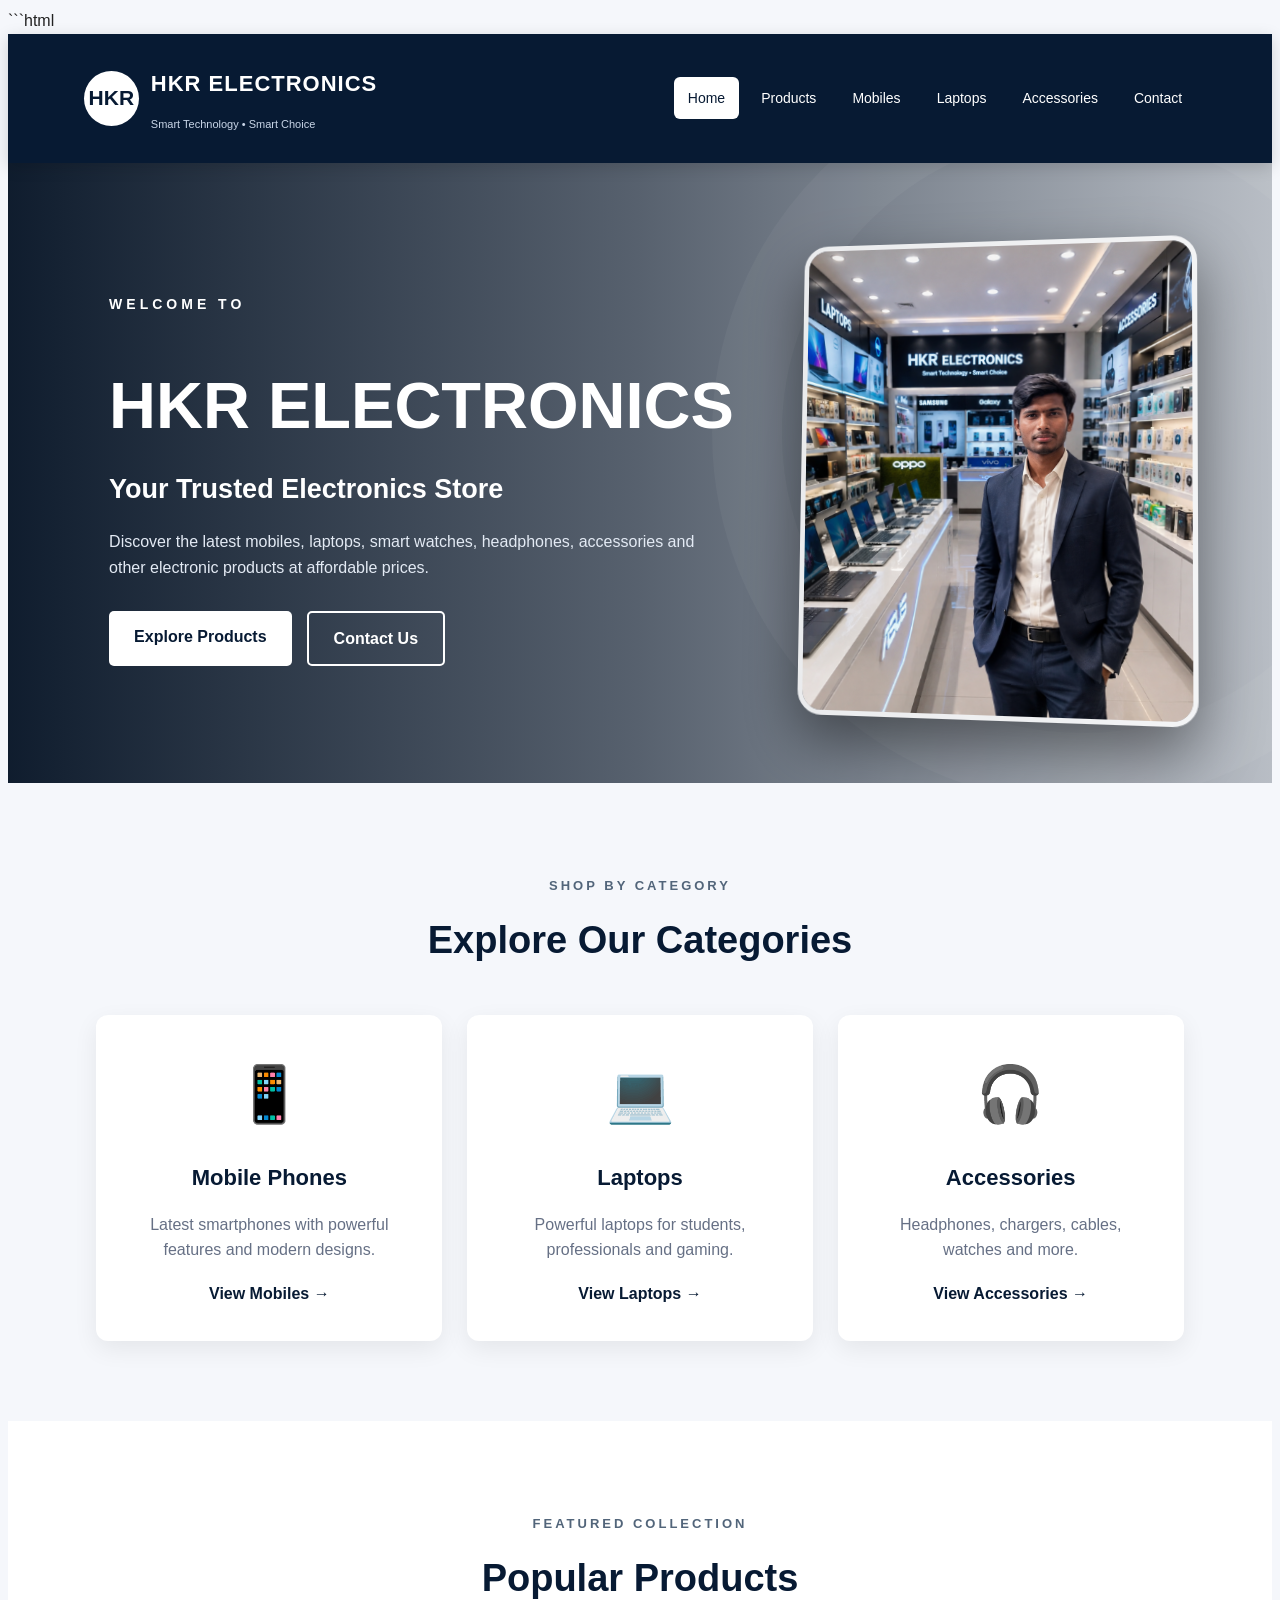
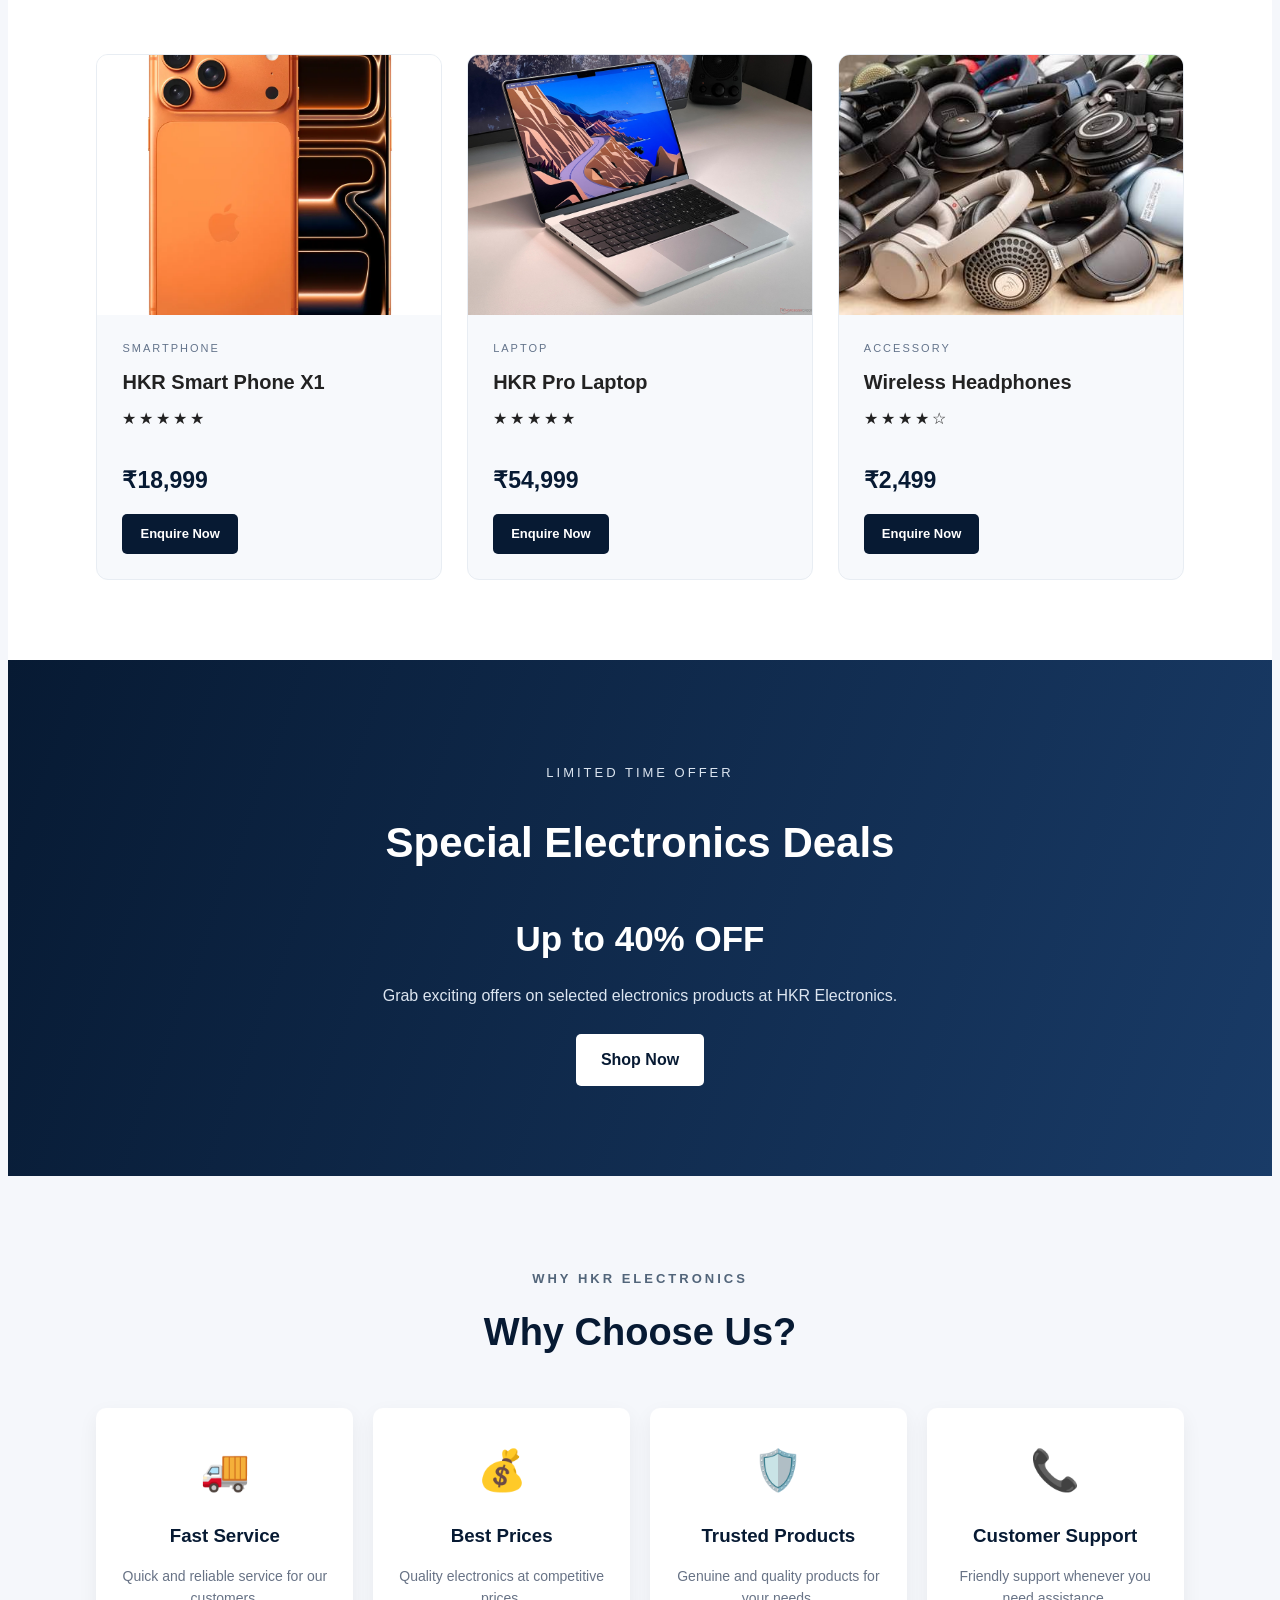
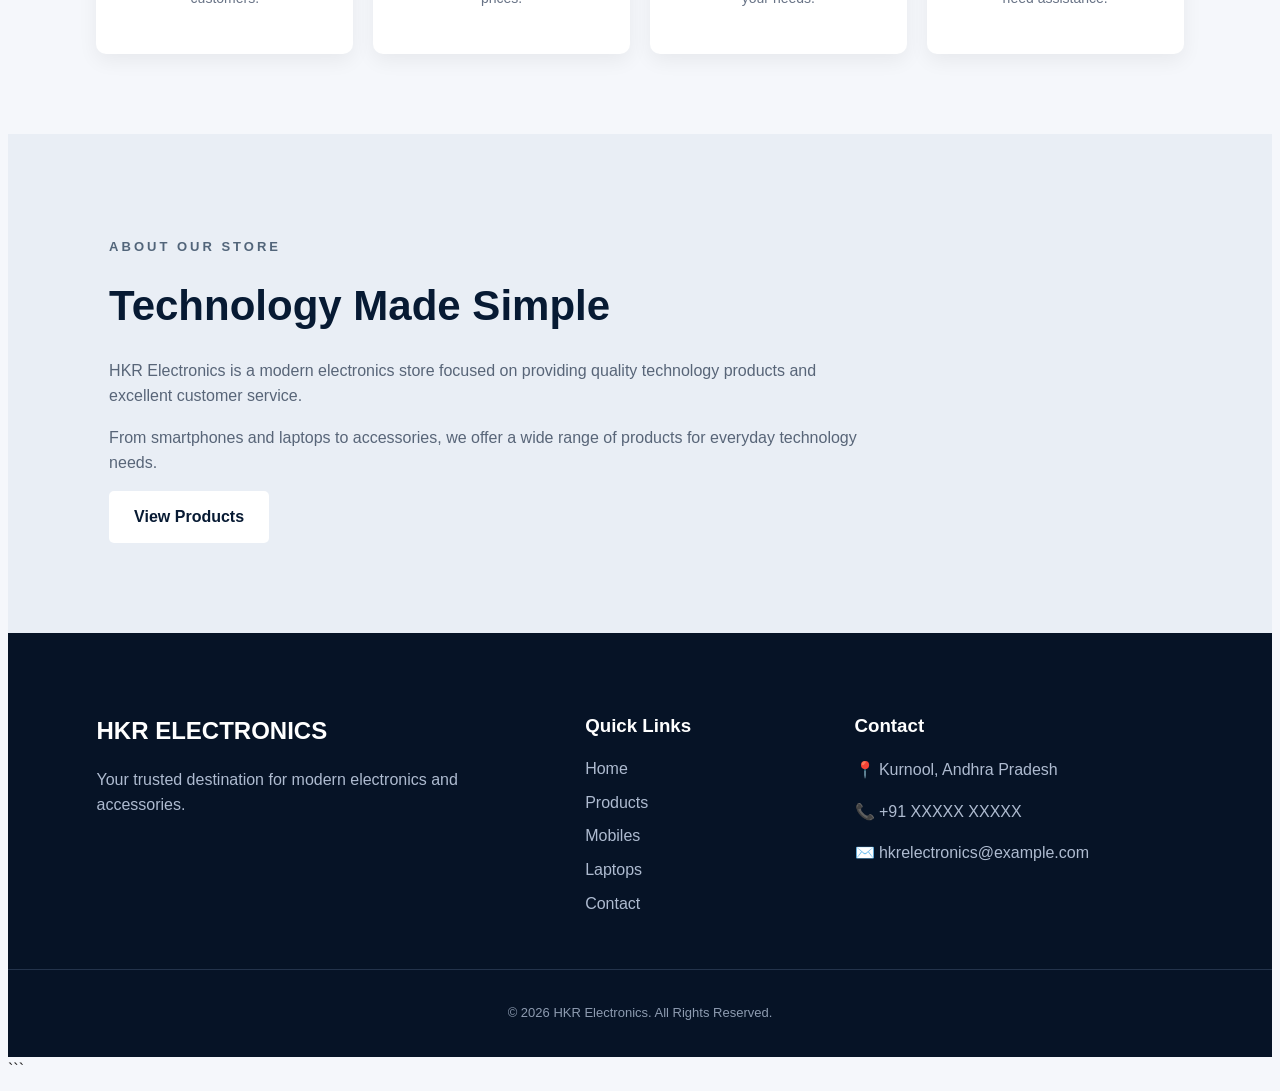
<file: index.html>
```html
<!DOCTYPE html>
<html lang="en">
<head>
    <meta charset="UTF-8">
    <meta name="viewport" content="width=device-width, initial-scale=1.0">

    <title>HKR Electronics | Home</title>

    <link rel="stylesheet" href="style.css">
</head>

<body>

<!-- ================= HEADER ================= -->

<header class="header">

    <div class="logo-area">
        <div class="logo">HKR</div>

        <div>
            <h1>HKR ELECTRONICS</h1>
            <p>Smart Technology • Smart Choice</p>
        </div>
    </div>

    <nav class="navbar">

        <a href="index.html" class="active">Home</a>

        <a href="products.html">Products</a>

        <a href="mobiles.html">Mobiles</a>

        <a href="laptops.html">Laptops</a>

        <a href="accessories.html">Accessories</a>

        <a href="contact.html">Contact</a>

    </nav>

</header>


<!-- ================= HERO ================= -->

<section class="hero">

    <div class="hero-content">

        <p class="small-title">WELCOME TO</p>

        <h2>HKR ELECTRONICS</h2>

        <h3>Your Trusted Electronics Store</h3>

        <p>
            Discover the latest mobiles, laptops, smart watches,
            headphones, accessories and other electronic products
            at affordable prices.
        </p>

        <div class="hero-buttons">

            <a href="products.html" class="btn">
                Explore Products
            </a>

            <a href="contact.html" class="btn second-btn">
                Contact Us
            </a>

        </div>

    </div>


    <!-- YOUR PHOTO -->

    <div class="hero-photo">

        <img src="images/myphoto.jpg"
             alt="HKR Electronics">

    </div>

</section>

<!-- ================= CATEGORIES ================= -->

<section class="section">

    <div class="section-title">

        <p>SHOP BY CATEGORY</p>

        <h2>Explore Our Categories</h2>

    </div>


    <div class="category-container">

        <div class="category-card">

            <div class="category-icon">📱</div>

            <h3>Mobile Phones</h3>

            <p>
                Latest smartphones with powerful
                features and modern designs.
            </p>

            <a href="mobiles.html">View Mobiles →</a>

        </div>


        <div class="category-card">

            <div class="category-icon">💻</div>

            <h3>Laptops</h3>

            <p>
                Powerful laptops for students,
                professionals and gaming.
            </p>

            <a href="laptops.html">View Laptops →</a>

        </div>


        <div class="category-card">

            <div class="category-icon">🎧</div>

            <h3>Accessories</h3>

            <p>
                Headphones, chargers, cables,
                watches and more.
            </p>

            <a href="accessories.html">View Accessories →</a>

        </div>

    </div>

</section>


<!-- ================= FEATURED PRODUCTS ================= -->

<section class="products-section">

    <div class="section-title">

        <p>FEATURED COLLECTION</p>

        <h2>Popular Products</h2>

    </div>


    <div class="product-container">


        <div class="product-card">

            <div class="product-image">

                <img src="images/mobile1.jpg"
                     alt="Mobile Phone">

            </div>

            <div class="product-info">

                <span>SMARTPHONE</span>

                <h3>HKR Smart Phone X1</h3>

                <p class="rating">★★★★★</p>

                <h4>₹18,999</h4>

                <a href="contact.html" class="product-btn">
                    Enquire Now
                </a>

            </div>

        </div>


        <div class="product-card">

            <div class="product-image">

                <img src="images/laptop1.jpg"
                     alt="Laptop">

            </div>

            <div class="product-info">

                <span>LAPTOP</span>

                <h3>HKR Pro Laptop</h3>

                <p class="rating">★★★★★</p>

                <h4>₹54,999</h4>

                <a href="contact.html" class="product-btn">
                    Enquire Now
                </a>

            </div>

        </div>


        <div class="product-card">

            <div class="product-image">

                <img src="images/headphones.jpg"
                     alt="Wireless Headphones">

            </div>

            <div class="product-info">

                <span>ACCESSORY</span>

                <h3>Wireless Headphones</h3>

                <p class="rating">★★★★☆</p>

                <h4>₹2,499</h4>

                <a href="contact.html" class="product-btn">
                    Enquire Now
                </a>

            </div>

        </div>


    </div>

</section>


<!-- ================= OFFER ================= -->

<section class="offer">

    <div class="offer-content">

        <p>LIMITED TIME OFFER</p>

        <h2>Special Electronics Deals</h2>

        <h3>Up to 40% OFF</h3>

        <p>
            Grab exciting offers on selected electronics
            products at HKR Electronics.
        </p>

        <a href="products.html" class="btn">
            Shop Now
        </a>

    </div>

</section>


<!-- ================= WHY CHOOSE US ================= -->

<section class="section">

    <div class="section-title">

        <p>WHY HKR ELECTRONICS</p>

        <h2>Why Choose Us?</h2>

    </div>


    <div class="features">

        <div class="feature-card">

            <div>🚚</div>

            <h3>Fast Service</h3>

            <p>
                Quick and reliable service
                for our customers.
            </p>

        </div>


        <div class="feature-card">

            <div>💰</div>

            <h3>Best Prices</h3>

            <p>
                Quality electronics at
                competitive prices.
            </p>

        </div>


        <div class="feature-card">

            <div>🛡️</div>

            <h3>Trusted Products</h3>

            <p>
                Genuine and quality products
                for your needs.
            </p>

        </div>


        <div class="feature-card">

            <div>📞</div>

            <h3>Customer Support</h3>

            <p>
                Friendly support whenever
                you need assistance.
            </p>

        </div>

    </div>

</section>


<!-- ================= ABOUT ================= -->

<section class="about-home">

    <div class="about-content">

        <p>ABOUT OUR STORE</p>

        <h2>Technology Made Simple</h2>

        <p>
            HKR Electronics is a modern electronics store
            focused on providing quality technology products
            and excellent customer service.
        </p>

        <p>
            From smartphones and laptops to accessories,
            we offer a wide range of products for everyday
            technology needs.
        </p>

        <a href="products.html" class="btn">
            View Products
        </a>

    </div>

</section>


<!-- ================= FOOTER ================= -->

<footer>

    <div class="footer-container">

        <div class="footer-box">

            <h2>HKR ELECTRONICS</h2>

            <p>
                Your trusted destination for
                modern electronics and accessories.
            </p>

        </div>


        <div class="footer-box">

            <h3>Quick Links</h3>

            <a href="index.html">Home</a>

            <a href="products.html">Products</a>

            <a href="mobiles.html">Mobiles</a>

            <a href="laptops.html">Laptops</a>

            <a href="contact.html">Contact</a>

        </div>


        <div class="footer-box">

            <h3>Contact</h3>

            <p>📍 Kurnool, Andhra Pradesh</p>

            <p>📞 +91 XXXXX XXXXX</p>

            <p>✉️ hkrelectronics@example.com</p>

        </div>

    </div>


    <div class="copyright">

        <p>
            © 2026 HKR Electronics. All Rights Reserved.
        </p>

    </div>

</footer>

</body>
</html>
```
</file>
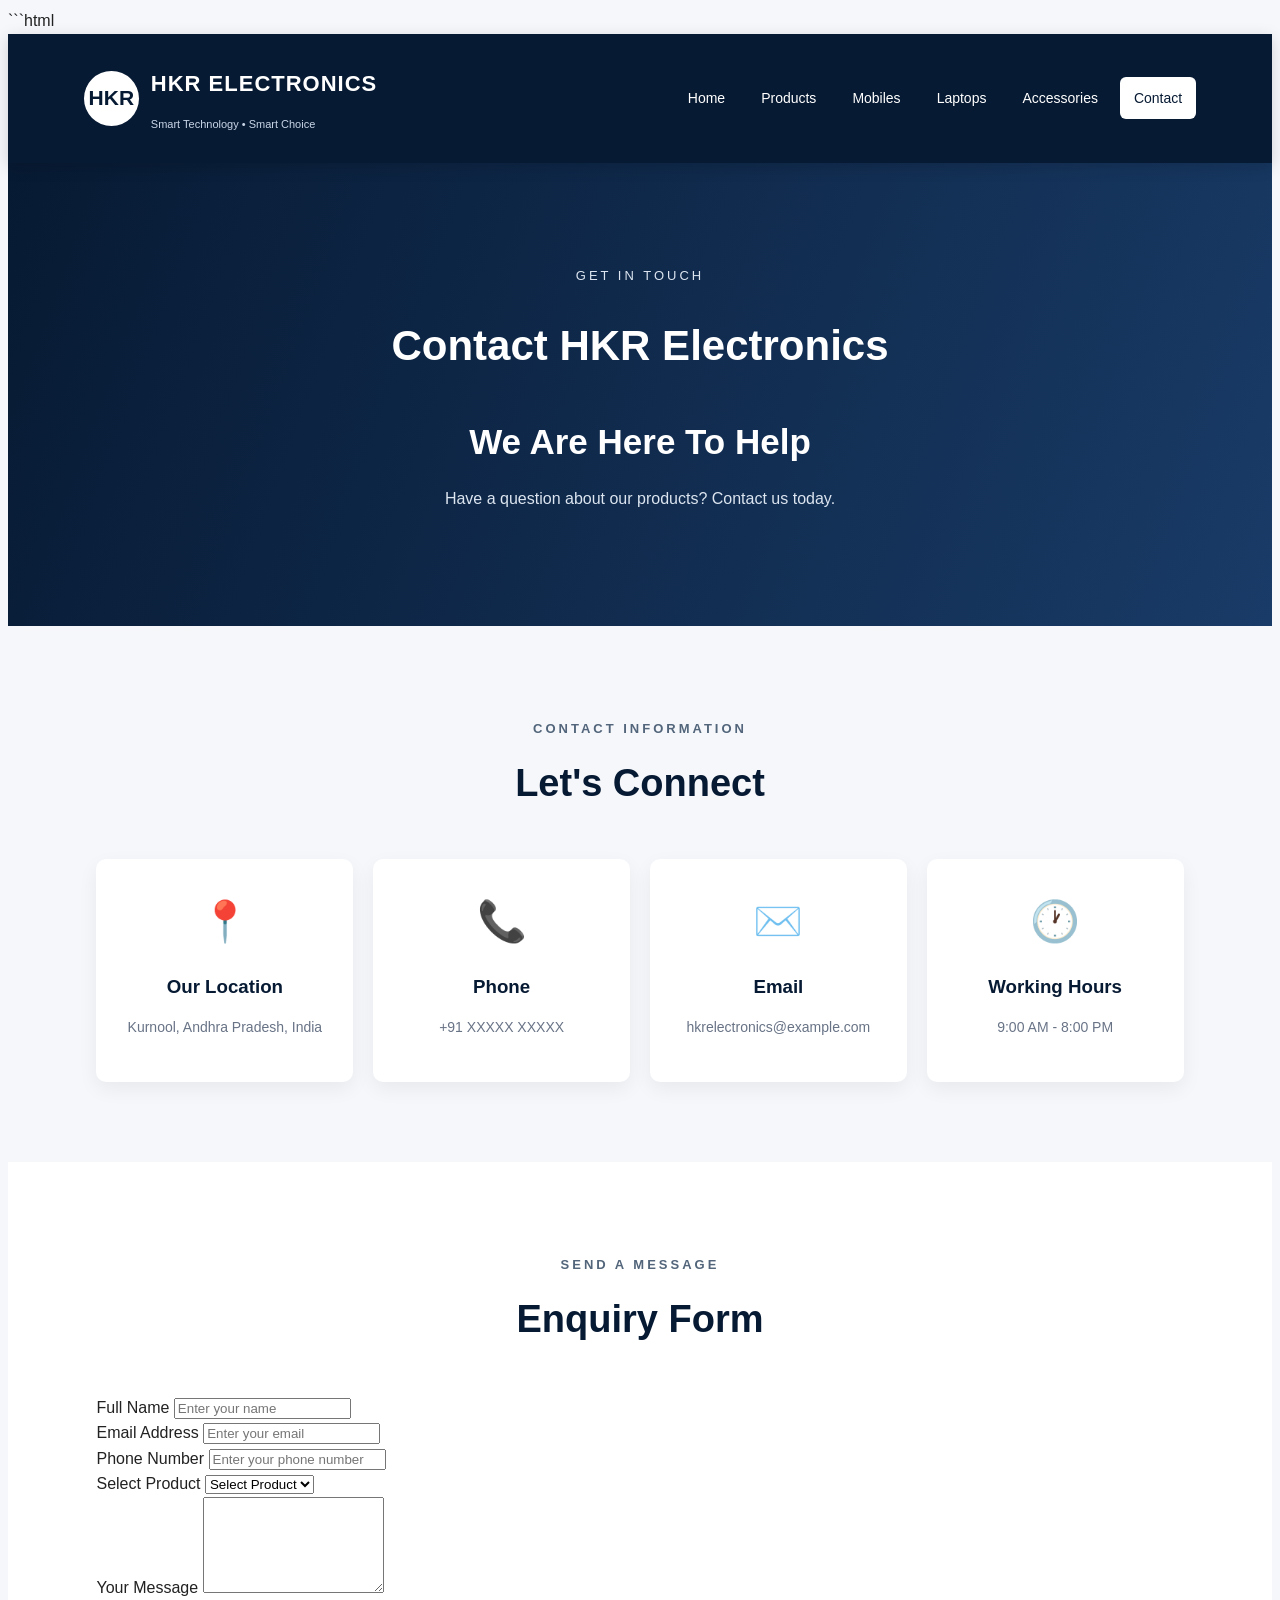
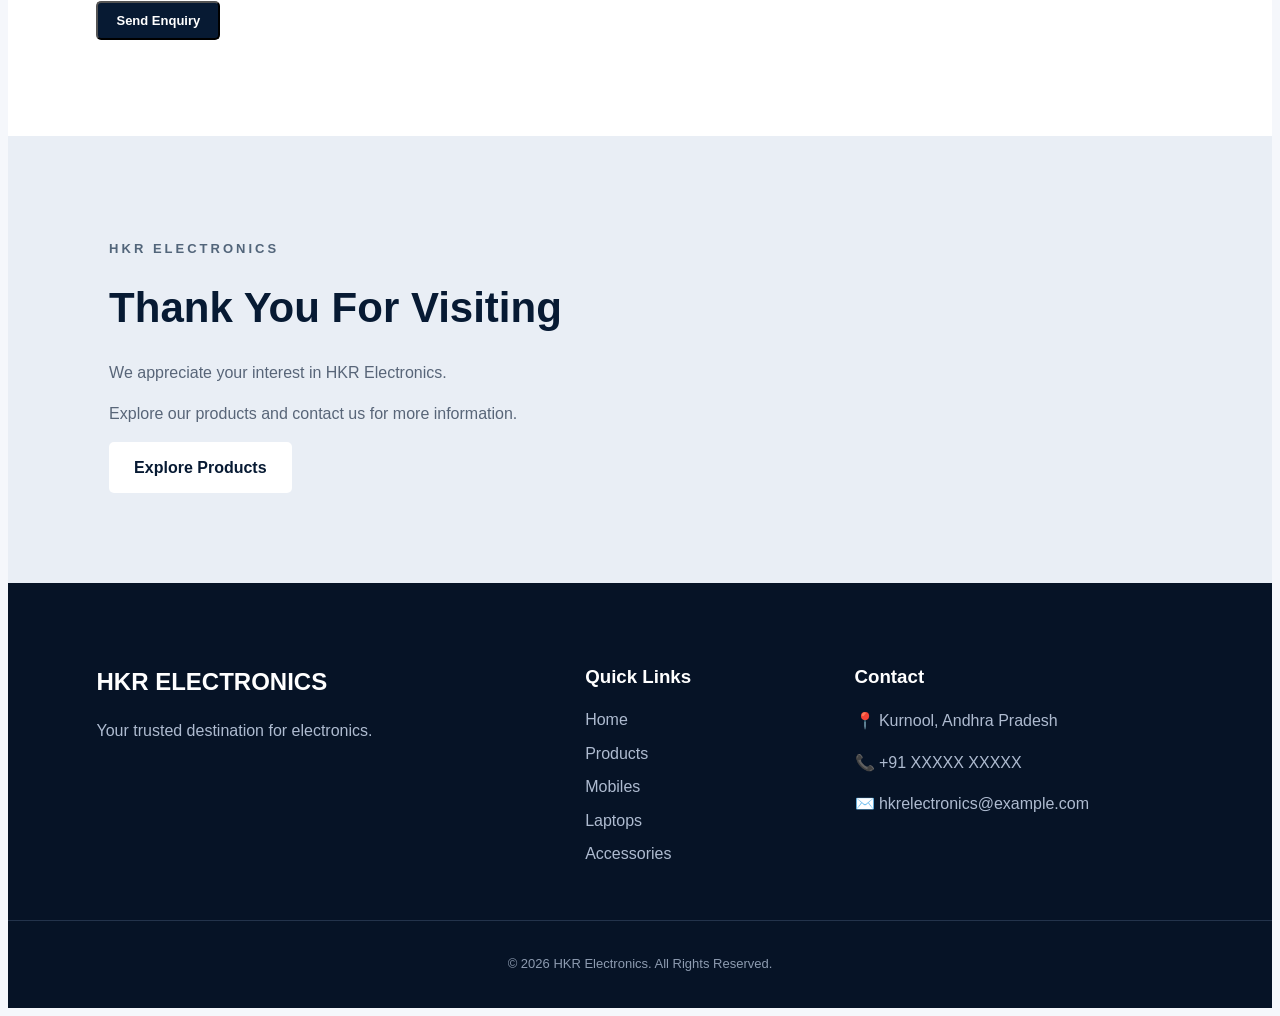
<file: contact.html>
```html
<!DOCTYPE html>
<html lang="en">

<head>

    <meta charset="UTF-8">

    <meta name="viewport"
          content="width=device-width,
          initial-scale=1.0">

    <title>
        HKR Electronics | Contact
    </title>

    <link rel="stylesheet"
          href="style.css">

</head>


<body>


<header class="header">


    <div class="logo-area">

        <div class="logo">
            HKR
        </div>

        <div>

            <h1>
                HKR ELECTRONICS
            </h1>

            <p>
                Smart Technology • Smart Choice
            </p>

        </div>

    </div>


    <nav class="navbar">

        <a href="index.html">
            Home
        </a>

        <a href="products.html">
            Products
        </a>

        <a href="mobiles.html">
            Mobiles
        </a>

        <a href="laptops.html">
            Laptops
        </a>

        <a href="accessories.html">
            Accessories
        </a>

        <a href="contact.html"
           class="active">
            Contact
        </a>

    </nav>


</header>



<section class="offer">

    <div class="offer-content">

        <p>
            GET IN TOUCH
        </p>

        <h2>
            Contact HKR Electronics
        </h2>

        <h3>
            We Are Here To Help
        </h3>

        <p>
            Have a question about our products?
            Contact us today.
        </p>

    </div>

</section>



<section class="section">


    <div class="section-title">

        <p>
            CONTACT INFORMATION
        </p>

        <h2>
            Let's Connect
        </h2>

    </div>


    <div class="features">


        <div class="feature-card">

            <div>
                📍
            </div>

            <h3>
                Our Location
            </h3>

            <p>
                Kurnool,
                Andhra Pradesh,
                India
            </p>

        </div>


        <div class="feature-card">

            <div>
                📞
            </div>

            <h3>
                Phone
            </h3>

            <p>
                +91 XXXXX XXXXX
            </p>

        </div>


        <div class="feature-card">

            <div>
                ✉️
            </div>

            <h3>
                Email
            </h3>

            <p>
                hkrelectronics@example.com
            </p>

        </div>


        <div class="feature-card">

            <div>
                🕐
            </div>

            <h3>
                Working Hours
            </h3>

            <p>
                9:00 AM - 8:00 PM
            </p>

        </div>


    </div>

</section>



<section class="products-section">


    <div class="section-title">

        <p>
            SEND A MESSAGE
        </p>

        <h2>
            Enquiry Form
        </h2>

    </div>


    <div class="contact-form-container">


        <form class="contact-form">


            <div class="form-group">

                <label>
                    Full Name
                </label>

                <input
                    type="text"
                    placeholder="Enter your name"
                    required>

            </div>


            <div class="form-group">

                <label>
                    Email Address
                </label>

                <input
                    type="email"
                    placeholder="Enter your email"
                    required>

            </div>


            <div class="form-group">

                <label>
                    Phone Number
                </label>

                <input
                    type="tel"
                    placeholder="Enter your phone number">

            </div>


            <div class="form-group">

                <label>
                    Select Product
                </label>

                <select>

                    <option>
                        Select Product
                    </option>

                    <option>
                        Mobile Phone
                    </option>

                    <option>
                        Laptop
                    </option>

                    <option>
                        Headphones
                    </option>

                    <option>
                        Smart Watch
                    </option>

                    <option>
                        Other
                    </option>

                </select>

            </div>


            <div class="form-group">

                <label>
                    Your Message
                </label>

                <textarea
                    rows="6"
                    placeholder="Write your message here">
                </textarea>

            </div>


            <button
                type="submit"
                class="product-btn">

                Send Enquiry

            </button>


        </form>


    </div>

</section>



<section class="about-home">

    <div class="about-content">

        <p>
            HKR ELECTRONICS
        </p>

        <h2>
            Thank You For Visiting
        </h2>

        <p>
            We appreciate your interest in
            HKR Electronics.
        </p>

        <p>
            Explore our products and contact
            us for more information.
        </p>

        <a href="products.html"
           class="btn">

            Explore Products

        </a>

    </div>

</section>



<footer>


    <div class="footer-container">


        <div class="footer-box">

            <h2>
                HKR ELECTRONICS
            </h2>

            <p>
                Your trusted destination
                for electronics.
            </p>

        </div>


        <div class="footer-box">

            <h3>
                Quick Links
            </h3>

            <a href="index.html">
                Home
            </a>

            <a href="products.html">
                Products
            </a>

            <a href="mobiles.html">
                Mobiles
            </a>

            <a href="laptops.html">
                Laptops
            </a>

            <a href="accessories.html">
                Accessories
            </a>

        </div>


        <div class="footer-box">

            <h3>
                Contact
            </h3>

            <p>
                📍 Kurnool, Andhra Pradesh
            </p>

            <p>
                📞 +91 XXXXX XXXXX
            </p>

            <p>
                ✉️ hkrelectronics@example.com
            </p>

        </div>


    </div>


    <div class="copyright">

        <p>
            © 2026 HKR Electronics.
            All Rights Reserved.
        </p>

    </div>


</footer>


</body>
</html>
</file>
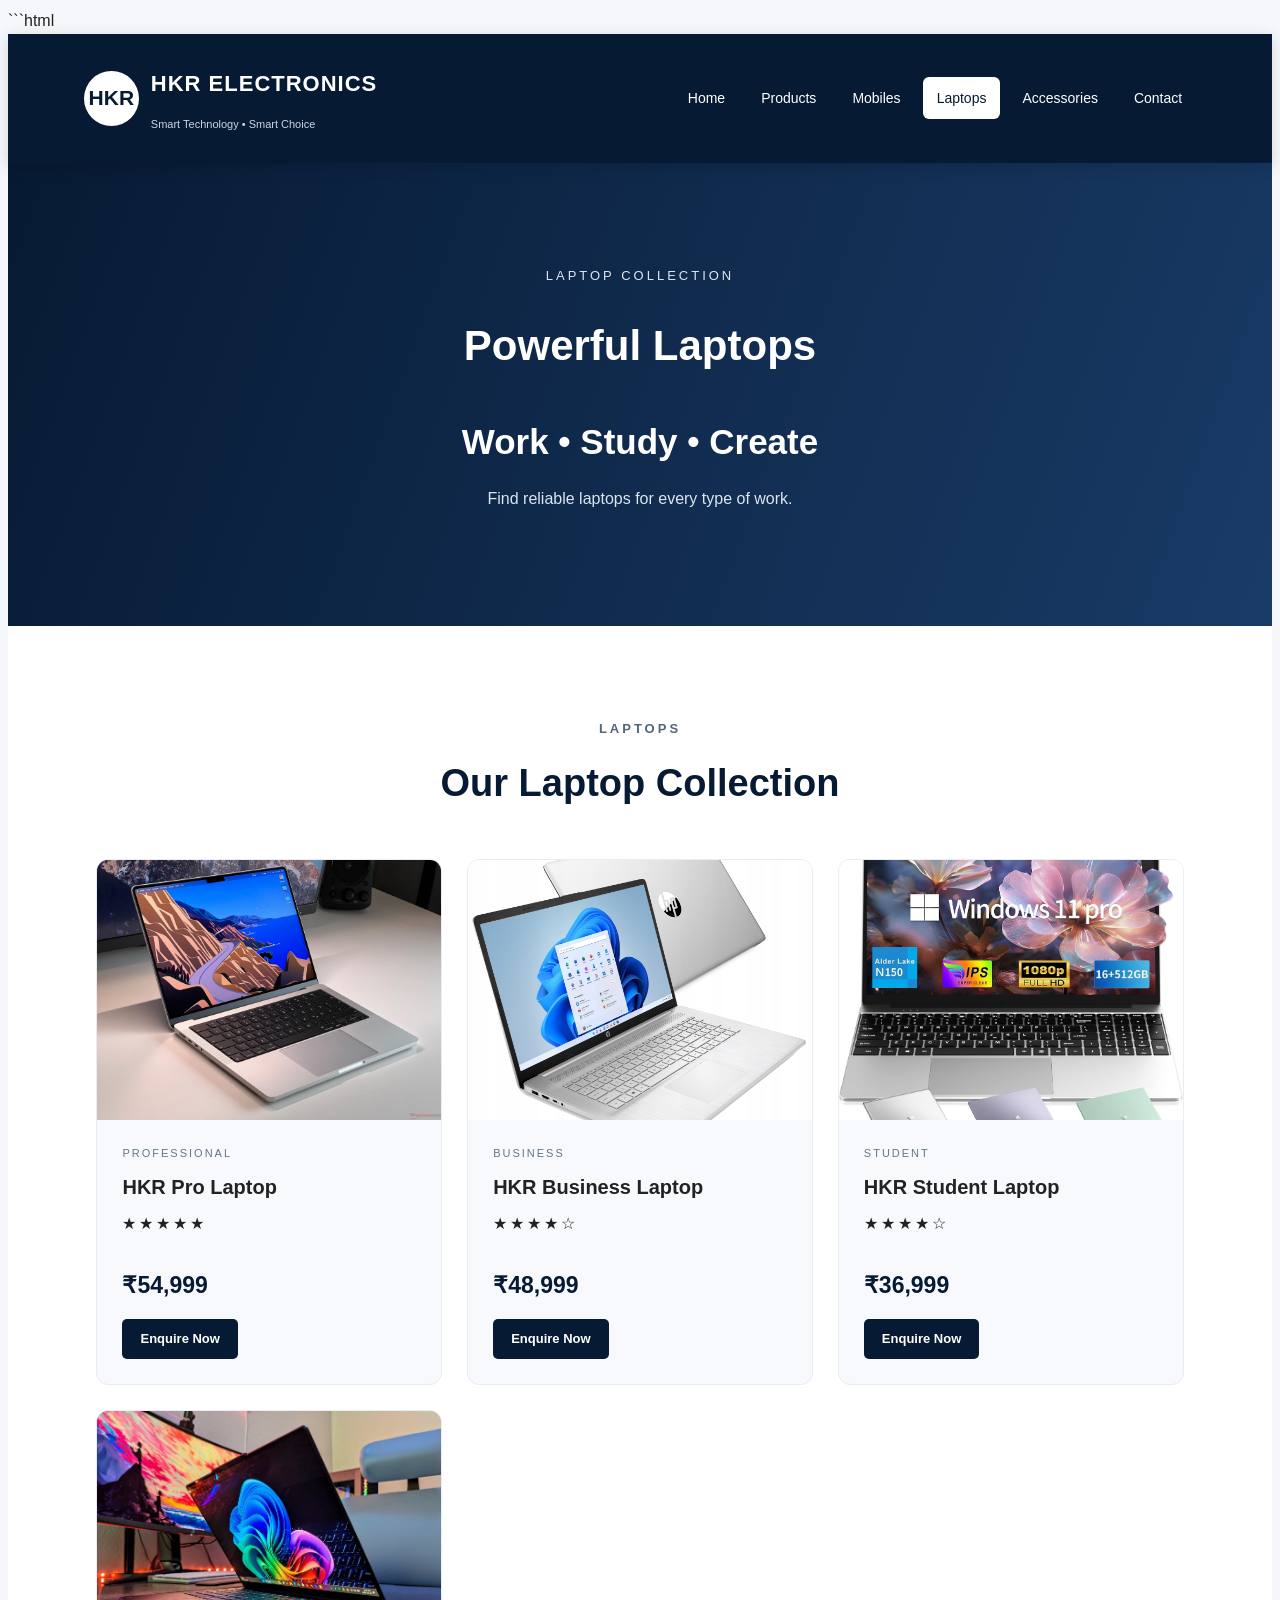
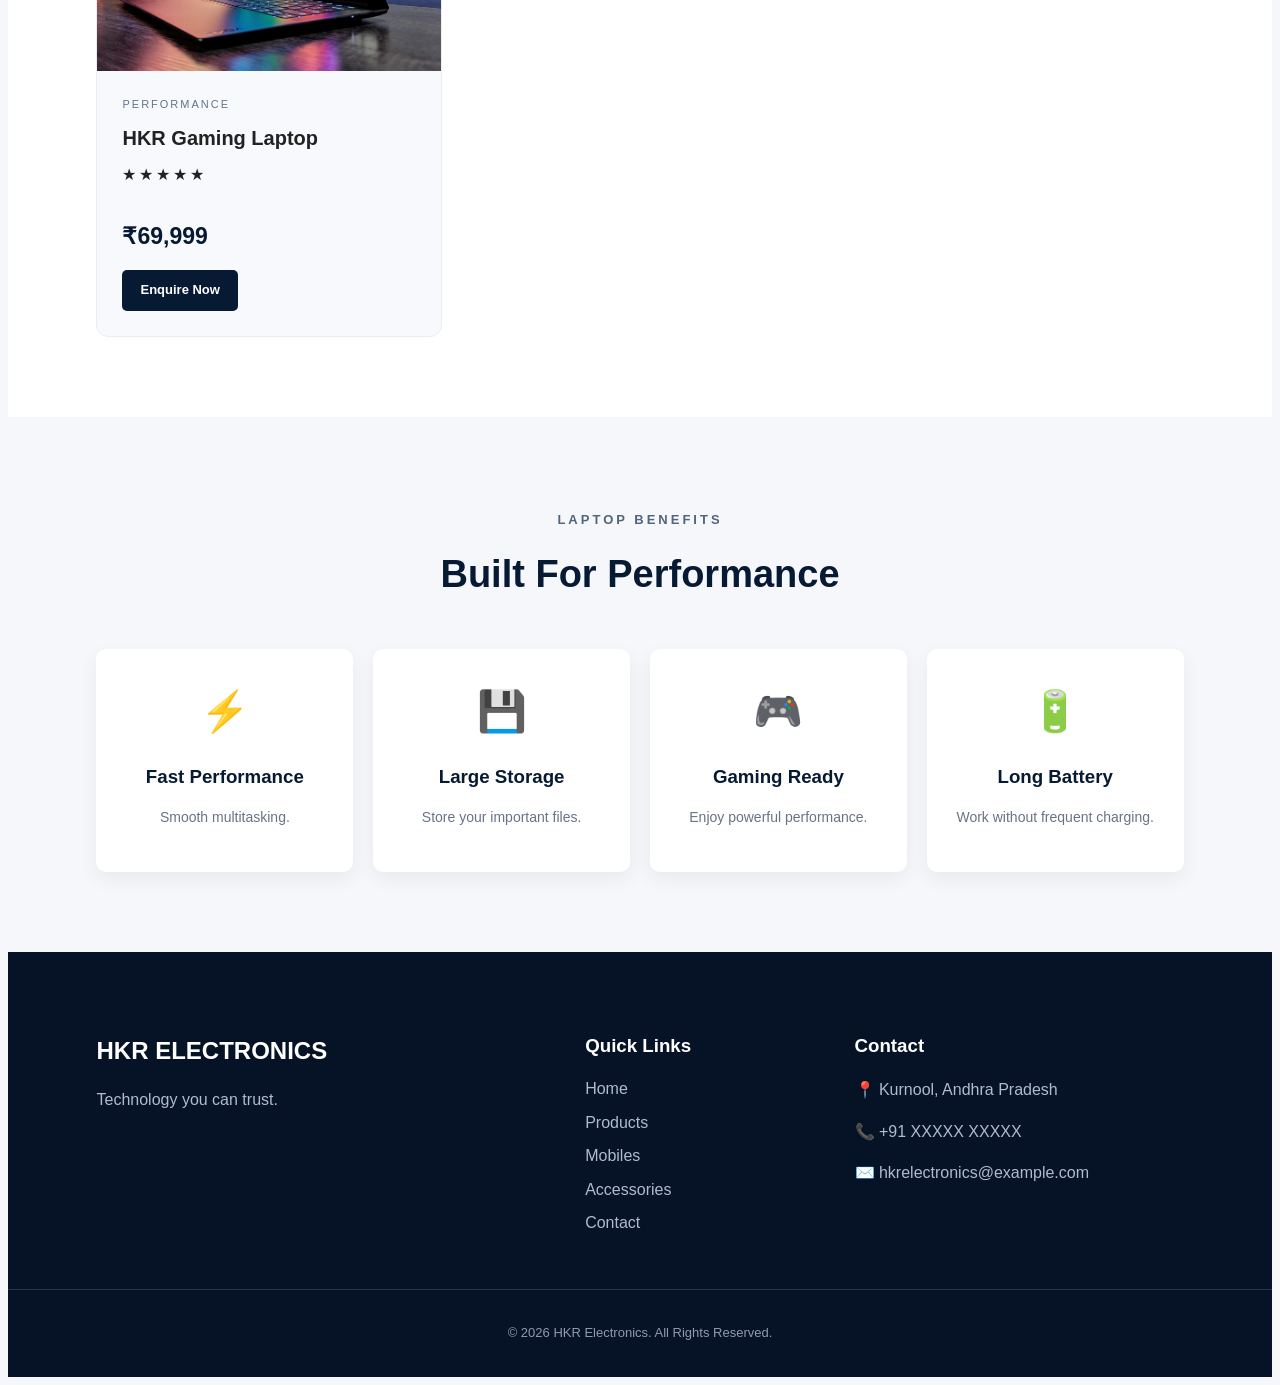
<file: laptops.html>
```html
<!DOCTYPE html>
<html lang="en">

<head>

    <meta charset="UTF-8">

    <meta name="viewport"
          content="width=device-width,
          initial-scale=1.0">

    <title>
        HKR Electronics | Laptops
    </title>

    <link rel="stylesheet"
          href="style.css">

</head>


<body>


<header class="header">


    <div class="logo-area">

        <div class="logo">
            HKR
        </div>

        <div>

            <h1>
                HKR ELECTRONICS
            </h1>

            <p>
                Smart Technology • Smart Choice
            </p>

        </div>

    </div>


    <nav class="navbar">

        <a href="index.html">
            Home
        </a>

        <a href="products.html">
            Products
        </a>

        <a href="mobiles.html">
            Mobiles
        </a>

        <a href="laptops.html"
           class="active">
            Laptops
        </a>

        <a href="accessories.html">
            Accessories
        </a>

        <a href="contact.html">
            Contact
        </a>

    </nav>


</header>



<section class="offer">

    <div class="offer-content">

        <p>
            LAPTOP COLLECTION
        </p>

        <h2>
            Powerful Laptops
        </h2>

        <h3>
            Work • Study • Create
        </h3>

        <p>
            Find reliable laptops for
            every type of work.
        </p>

    </div>

</section>



<section class="products-section">


    <div class="section-title">

        <p>
            LAPTOPS
        </p>

        <h2>
            Our Laptop Collection
        </h2>

    </div>



    <div class="product-container">


        <div class="product-card">

            <div class="product-image">

                <img src="images/laptop1.jpg"
                     alt="HKR Pro Laptop">

            </div>

            <div class="product-info">

                <span>
                    PROFESSIONAL
                </span>

                <h3>
                    HKR Pro Laptop
                </h3>

                <p class="rating">
                    ★★★★★
                </p>

                <h4>
                    ₹54,999
                </h4>

                <a href="contact.html"
                   class="product-btn">
                    Enquire Now
                </a>

            </div>

        </div>



        <div class="product-card">

            <div class="product-image">

                <img src="images/laptop2.jpg"
                     alt="Business Laptop">

            </div>

            <div class="product-info">

                <span>
                    BUSINESS
                </span>

                <h3>
                    HKR Business Laptop
                </h3>

                <p class="rating">
                    ★★★★☆
                </p>

                <h4>
                    ₹48,999
                </h4>

                <a href="contact.html"
                   class="product-btn">
                    Enquire Now
                </a>

            </div>

        </div>



        <div class="product-card">

            <div class="product-image">

                <img src="images/laptop3.jpg"
                     alt="Student Laptop">

            </div>

            <div class="product-info">

                <span>
                    STUDENT
                </span>

                <h3>
                    HKR Student Laptop
                </h3>

                <p class="rating">
                    ★★★★☆
                </p>

                <h4>
                    ₹36,999
                </h4>

                <a href="contact.html"
                   class="product-btn">
                    Enquire Now
                </a>

            </div>

        </div>



        <div class="product-card">

            <div class="product-image">

                <img src="images/laptop4.jpg"
                     alt="Gaming Laptop">

            </div>

            <div class="product-info">

                <span>
                    PERFORMANCE
                </span>

                <h3>
                    HKR Gaming Laptop
                </h3>

                <p class="rating">
                    ★★★★★
                </p>

                <h4>
                    ₹69,999
                </h4>

                <a href="contact.html"
                   class="product-btn">
                    Enquire Now
                </a>

            </div>

        </div>


    </div>

</section>



<section class="section">


    <div class="section-title">

        <p>
            LAPTOP BENEFITS
        </p>

        <h2>
            Built For Performance
        </h2>

    </div>


    <div class="features">


        <div class="feature-card">

            <div>
                ⚡
            </div>

            <h3>
                Fast Performance
            </h3>

            <p>
                Smooth multitasking.
            </p>

        </div>


        <div class="feature-card">

            <div>
                💾
            </div>

            <h3>
                Large Storage
            </h3>

            <p>
                Store your important files.
            </p>

        </div>


        <div class="feature-card">

            <div>
                🎮
            </div>

            <h3>
                Gaming Ready
            </h3>

            <p>
                Enjoy powerful performance.
            </p>

        </div>


        <div class="feature-card">

            <div>
                🔋
            </div>

            <h3>
                Long Battery
            </h3>

            <p>
                Work without frequent charging.
            </p>

        </div>


    </div>

</section>



<footer>


    <div class="footer-container">


        <div class="footer-box">

            <h2>
                HKR ELECTRONICS
            </h2>

            <p>
                Technology you can trust.
            </p>

        </div>


        <div class="footer-box">

            <h3>
                Quick Links
            </h3>

            <a href="index.html">
                Home
            </a>

            <a href="products.html">
                Products
            </a>

            <a href="mobiles.html">
                Mobiles
            </a>

            <a href="accessories.html">
                Accessories
            </a>

            <a href="contact.html">
                Contact
            </a>

        </div>


        <div class="footer-box">

            <h3>
                Contact
            </h3>

            <p>
                📍 Kurnool, Andhra Pradesh
            </p>

            <p>
                📞 +91 XXXXX XXXXX
            </p>

            <p>
                ✉️ hkrelectronics@example.com
            </p>

        </div>


    </div>


    <div class="copyright">

        <p>
            © 2026 HKR Electronics.
            All Rights Reserved.
        </p>

    </div>


</footer>


</body>
</html>
</file>
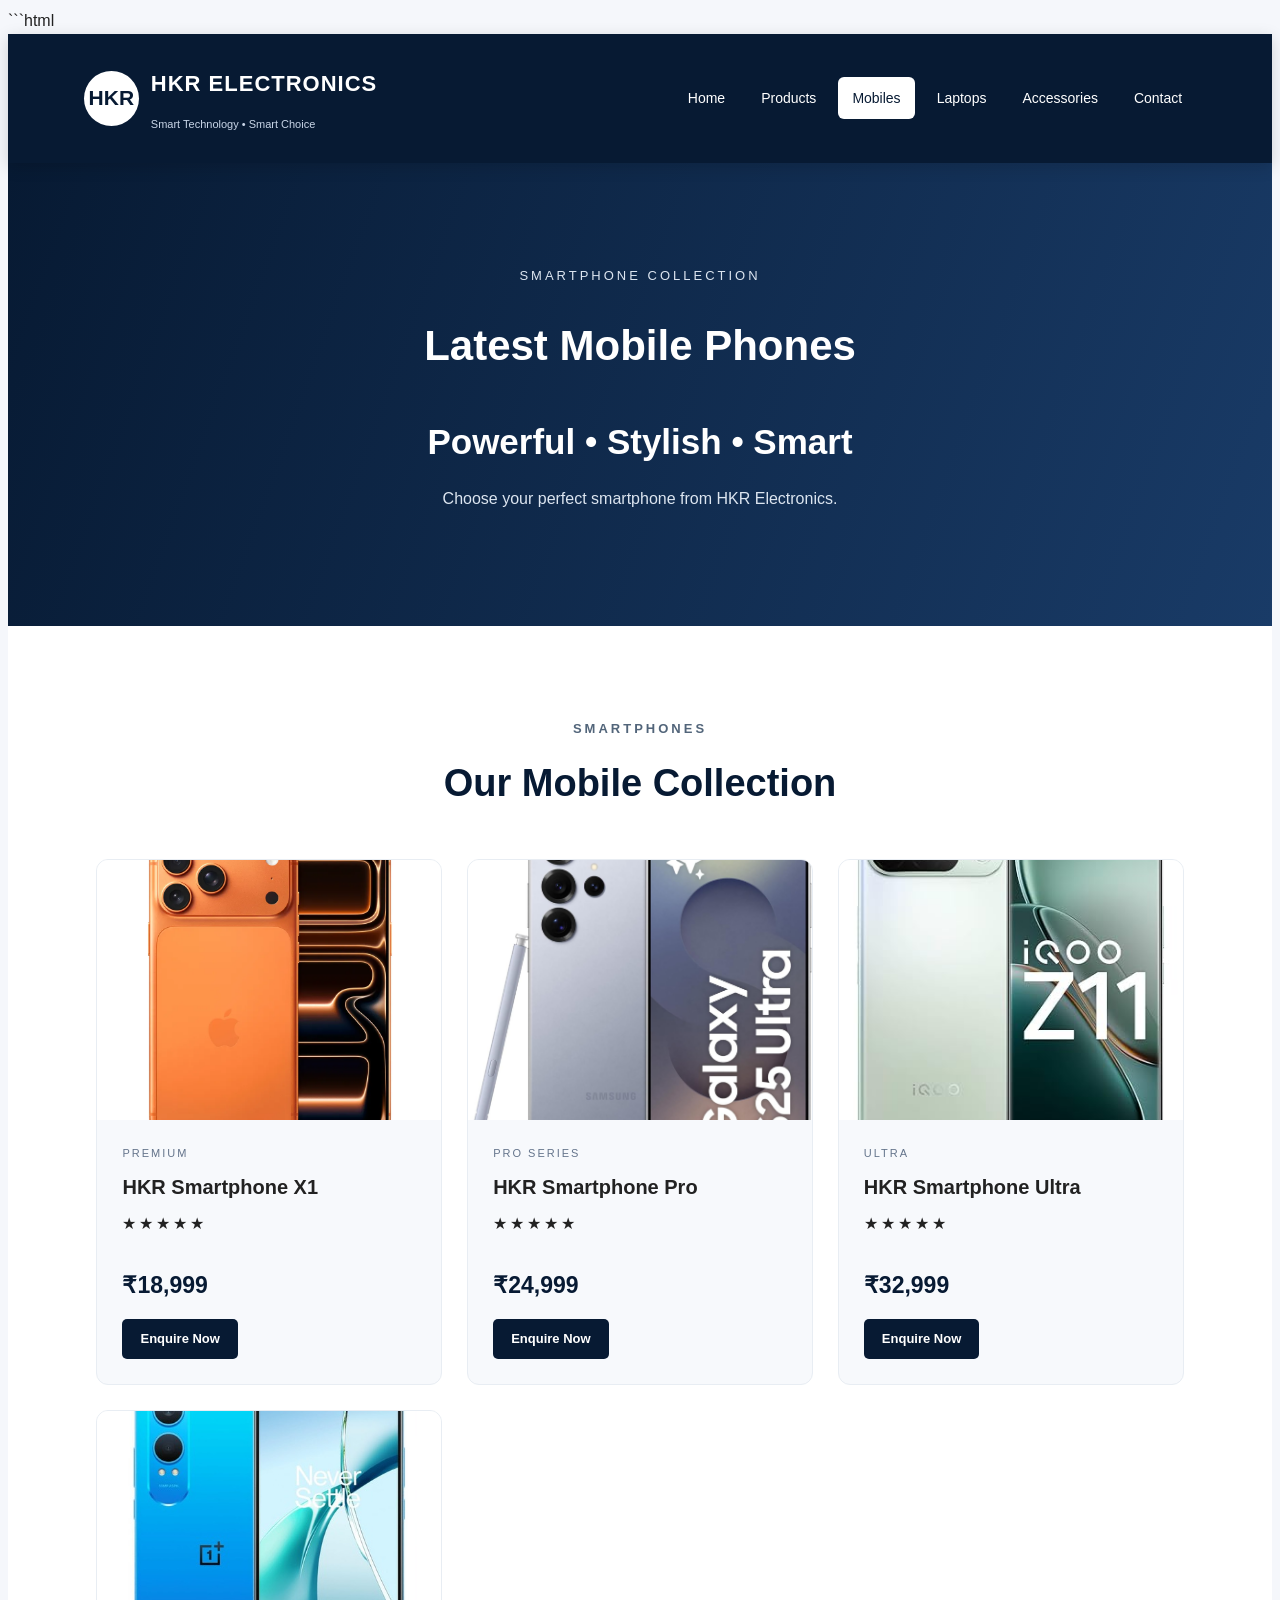
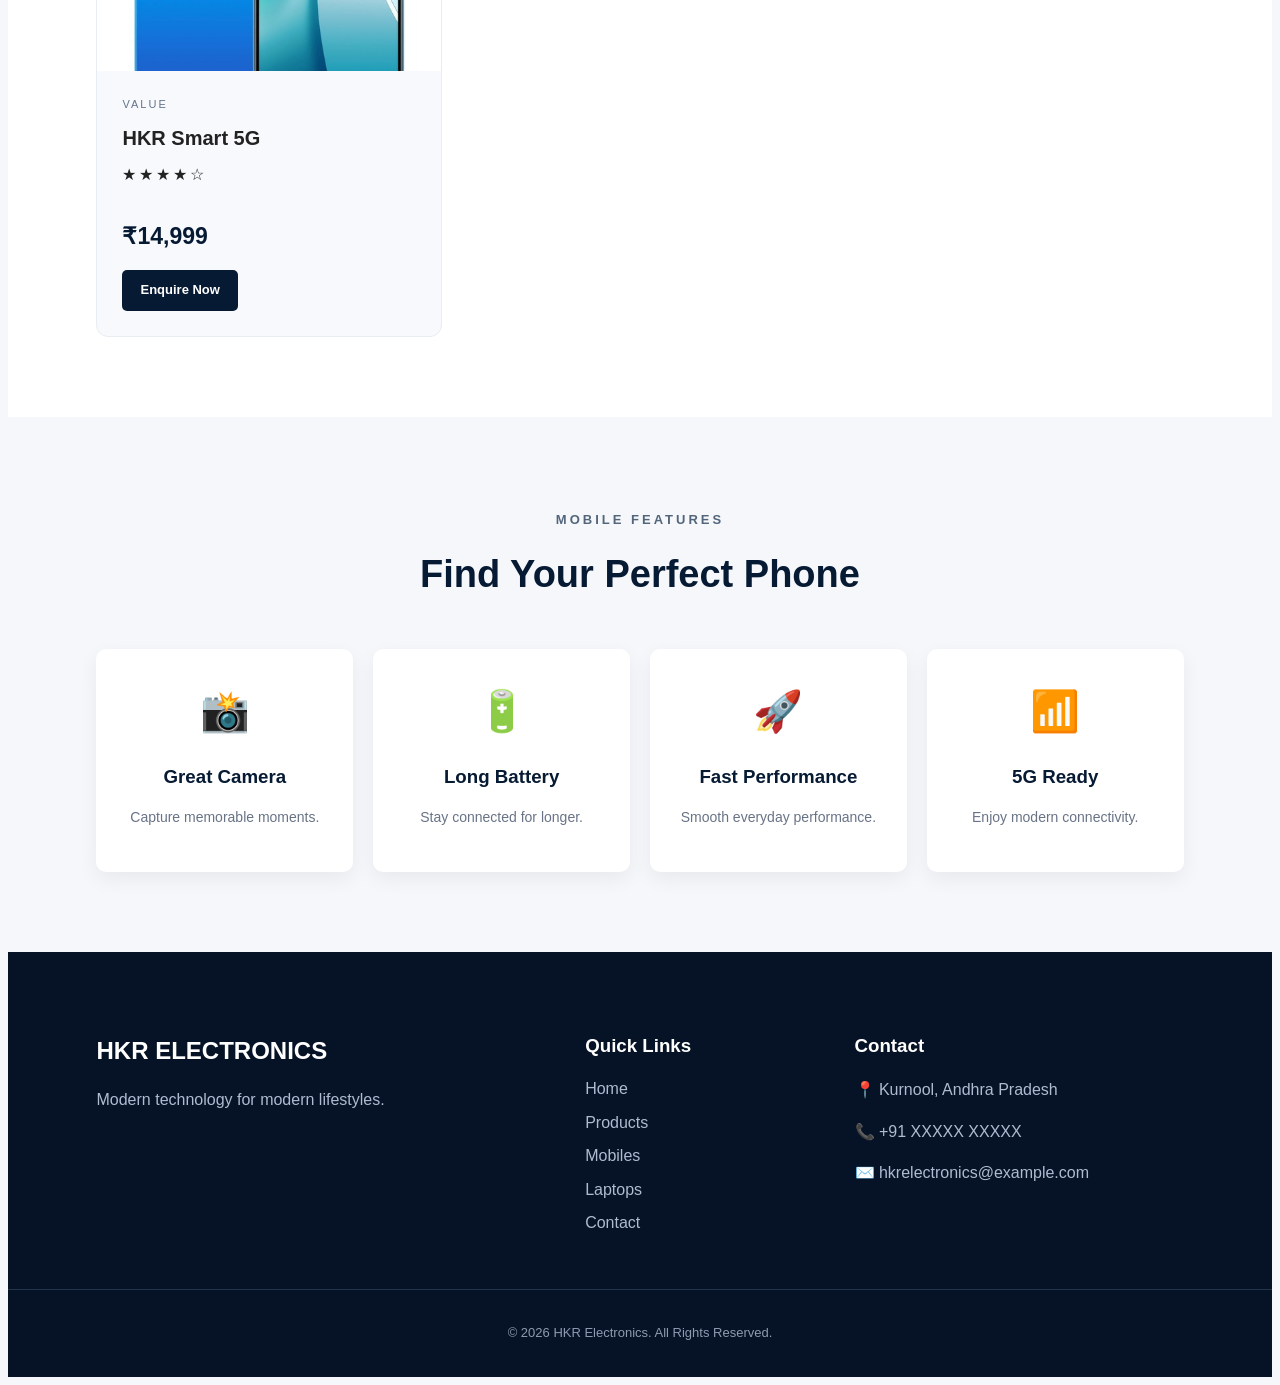
<file: mobiles.html>
```html
<!DOCTYPE html>
<html lang="en">
<head>

    <meta charset="UTF-8">

    <meta name="viewport"
          content="width=device-width, initial-scale=1.0">

    <title>HKR Electronics | Mobiles</title>

    <link rel="stylesheet" href="style.css">

</head>

<body>


<header class="header">

    <div class="logo-area">

        <div class="logo">
            HKR
        </div>

        <div>

            <h1>HKR ELECTRONICS</h1>

            <p>
                Smart Technology • Smart Choice
            </p>

        </div>

    </div>


    <nav class="navbar">

        <a href="index.html">
            Home
        </a>

        <a href="products.html">
            Products
        </a>

        <a href="mobiles.html"
           class="active">
            Mobiles
        </a>

        <a href="laptops.html">
            Laptops
        </a>

        <a href="accessories.html">
            Accessories
        </a>

        <a href="contact.html">
            Contact
        </a>

    </nav>

</header>



<section class="offer">

    <div class="offer-content">

        <p>
            SMARTPHONE COLLECTION
        </p>

        <h2>
            Latest Mobile Phones
        </h2>

        <h3>
            Powerful • Stylish • Smart
        </h3>

        <p>
            Choose your perfect smartphone
            from HKR Electronics.
        </p>

    </div>

</section>



<section class="products-section">

    <div class="section-title">

        <p>
            SMARTPHONES
        </p>

        <h2>
            Our Mobile Collection
        </h2>

    </div>


    <div class="product-container">


        <div class="product-card">

            <div class="product-image">

                <img src="images/mobile1.jpg"
                     alt="Smartphone X1">

            </div>

            <div class="product-info">

                <span>
                    PREMIUM
                </span>

                <h3>
                    HKR Smartphone X1
                </h3>

                <p class="rating">
                    ★★★★★
                </p>

                <h4>
                    ₹18,999
                </h4>

                <a href="contact.html"
                   class="product-btn">
                    Enquire Now
                </a>

            </div>

        </div>



        <div class="product-card">

            <div class="product-image">

                <img src="images/mobile2.jpg"
                     alt="Smartphone Pro">

            </div>

            <div class="product-info">

                <span>
                    PRO SERIES
                </span>

                <h3>
                    HKR Smartphone Pro
                </h3>

                <p class="rating">
                    ★★★★★
                </p>

                <h4>
                    ₹24,999
                </h4>

                <a href="contact.html"
                   class="product-btn">
                    Enquire Now
                </a>

            </div>

        </div>



        <div class="product-card">

            <div class="product-image">

                <img src="images/mobile3.jpg"
                     alt="Smartphone Ultra">

            </div>

            <div class="product-info">

                <span>
                    ULTRA
                </span>

                <h3>
                    HKR Smartphone Ultra
                </h3>

                <p class="rating">
                    ★★★★★
                </p>

                <h4>
                    ₹32,999
                </h4>

                <a href="contact.html"
                   class="product-btn">
                    Enquire Now
                </a>

            </div>

        </div>



        <div class="product-card">

            <div class="product-image">

                <img src="images/mobile4.jpg"
                     alt="Budget Smartphone">

            </div>

            <div class="product-info">

                <span>
                    VALUE
                </span>

                <h3>
                    HKR Smart 5G
                </h3>

                <p class="rating">
                    ★★★★☆
                </p>

                <h4>
                    ₹14,999
                </h4>

                <a href="contact.html"
                   class="product-btn">
                    Enquire Now
                </a>

            </div>

        </div>


    </div>

</section>



<section class="section">

    <div class="section-title">

        <p>
            MOBILE FEATURES
        </p>

        <h2>
            Find Your Perfect Phone
        </h2>

    </div>


    <div class="features">

        <div class="feature-card">

            <div>
                📸
            </div>

            <h3>
                Great Camera
            </h3>

            <p>
                Capture memorable moments.
            </p>

        </div>


        <div class="feature-card">

            <div>
                🔋
            </div>

            <h3>
                Long Battery
            </h3>

            <p>
                Stay connected for longer.
            </p>

        </div>


        <div class="feature-card">

            <div>
                🚀
            </div>

            <h3>
                Fast Performance
            </h3>

            <p>
                Smooth everyday performance.
            </p>

        </div>


        <div class="feature-card">

            <div>
                📶
            </div>

            <h3>
                5G Ready
            </h3>

            <p>
                Enjoy modern connectivity.
            </p>

        </div>

    </div>

</section>



<footer>

    <div class="footer-container">

        <div class="footer-box">

            <h2>
                HKR ELECTRONICS
            </h2>

            <p>
                Modern technology for
                modern lifestyles.
            </p>

        </div>


        <div class="footer-box">

            <h3>
                Quick Links
            </h3>

            <a href="index.html">
                Home
            </a>

            <a href="products.html">
                Products
            </a>

            <a href="mobiles.html">
                Mobiles
            </a>

            <a href="laptops.html">
                Laptops
            </a>

            <a href="contact.html">
                Contact
            </a>

        </div>


        <div class="footer-box">

            <h3>
                Contact
            </h3>

            <p>
                📍 Kurnool, Andhra Pradesh
            </p>

            <p>
                📞 +91 XXXXX XXXXX
            </p>

            <p>
                ✉️ hkrelectronics@example.com
            </p>

        </div>

    </div>


    <div class="copyright">

        <p>
            © 2026 HKR Electronics.
            All Rights Reserved.
        </p>

    </div>

</footer>


</body>
</html>
</file>
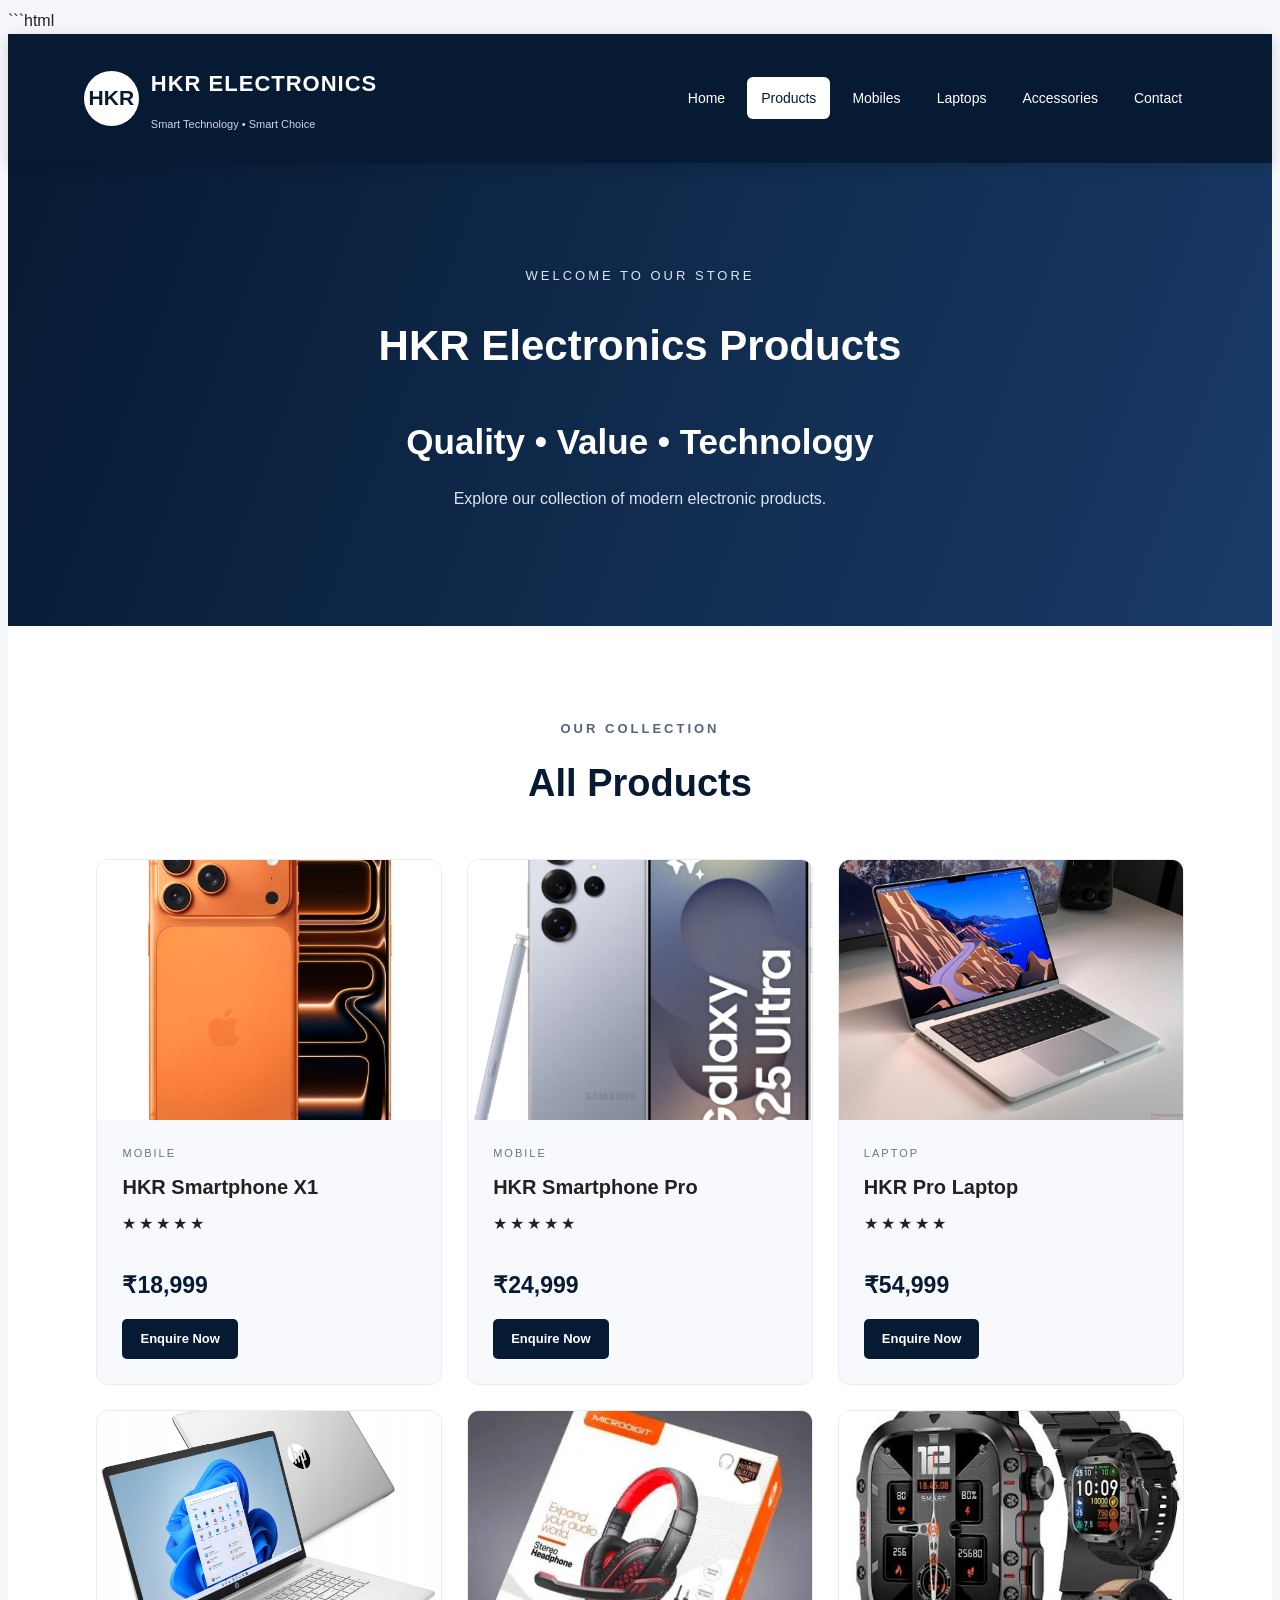
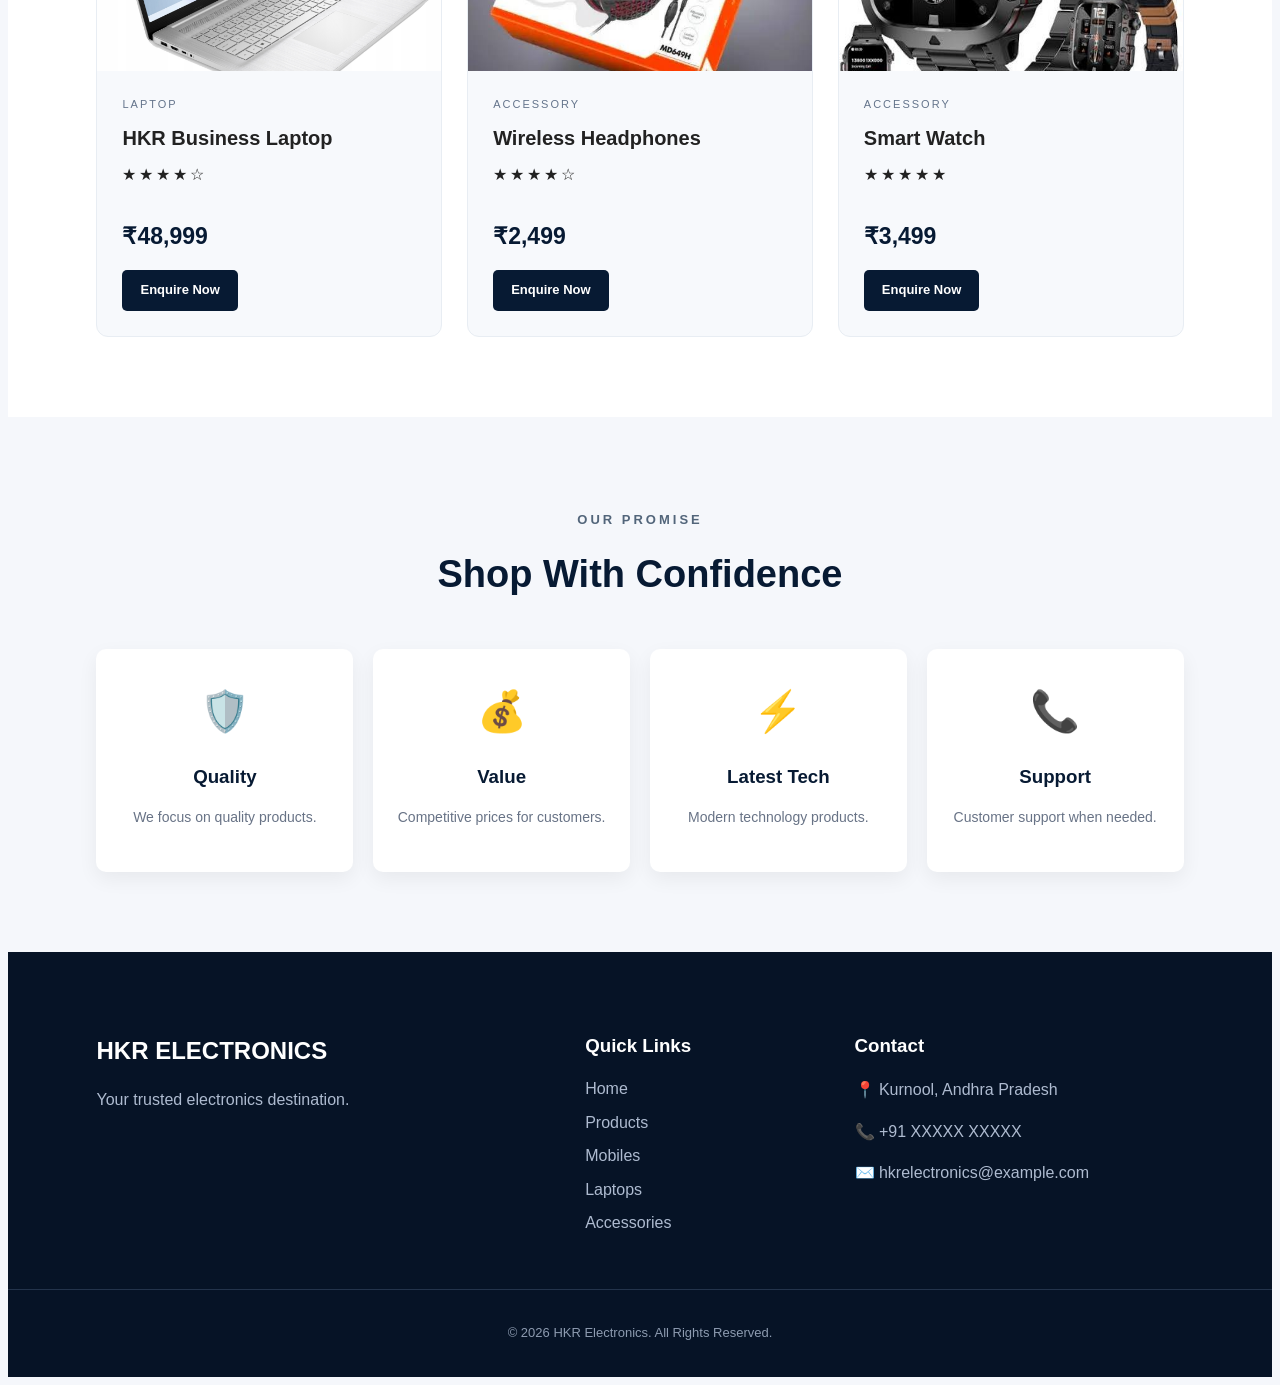
<file: products.html>
```html
<!DOCTYPE html>
<html lang="en">
<head>
    <meta charset="UTF-8">
    <meta name="viewport" content="width=device-width, initial-scale=1.0">
    <title>HKR Electronics | Products</title>
    <link rel="stylesheet" href="style.css">
</head>

<body>

<header class="header">

    <div class="logo-area">
        <div class="logo">HKR</div>

        <div>
            <h1>HKR ELECTRONICS</h1>
            <p>Smart Technology • Smart Choice</p>
        </div>
    </div>

    <nav class="navbar">
        <a href="index.html">Home</a>
        <a href="products.html" class="active">Products</a>
        <a href="mobiles.html">Mobiles</a>
        <a href="laptops.html">Laptops</a>
        <a href="accessories.html">Accessories</a>
        <a href="contact.html">Contact</a>
    </nav>

</header>


<section class="offer">

    <div class="offer-content">

        <p>WELCOME TO OUR STORE</p>

        <h2>HKR Electronics Products</h2>

        <h3>Quality • Value • Technology</h3>

        <p>
            Explore our collection of modern electronic products.
        </p>

    </div>

</section>


<section class="products-section">

    <div class="section-title">
        <p>OUR COLLECTION</p>
        <h2>All Products</h2>
    </div>


    <div class="product-container">


        <div class="product-card">

            <div class="product-image">
                <img src="images/mobile1.jpg" alt="Smartphone">
            </div>

            <div class="product-info">
                <span>MOBILE</span>
                <h3>HKR Smartphone X1</h3>
                <p class="rating">★★★★★</p>
                <h4>₹18,999</h4>

                <a href="contact.html" class="product-btn">
                    Enquire Now
                </a>
            </div>

        </div>


        <div class="product-card">

            <div class="product-image">
                <img src="images/mobile2.jpg" alt="Smartphone">
            </div>

            <div class="product-info">
                <span>MOBILE</span>
                <h3>HKR Smartphone Pro</h3>
                <p class="rating">★★★★★</p>
                <h4>₹24,999</h4>

                <a href="contact.html" class="product-btn">
                    Enquire Now
                </a>
            </div>

        </div>


        <div class="product-card">

            <div class="product-image">
                <img src="images/laptop1.jpg" alt="Laptop">
            </div>

            <div class="product-info">
                <span>LAPTOP</span>
                <h3>HKR Pro Laptop</h3>
                <p class="rating">★★★★★</p>
                <h4>₹54,999</h4>

                <a href="contact.html" class="product-btn">
                    Enquire Now
                </a>
            </div>

        </div>


        <div class="product-card">

            <div class="product-image">
                <img src="images/laptop2.jpg" alt="Laptop">
            </div>

            <div class="product-info">
                <span>LAPTOP</span>
                <h3>HKR Business Laptop</h3>
                <p class="rating">★★★★☆</p>
                <h4>₹48,999</h4>

                <a href="contact.html" class="product-btn">
                    Enquire Now
                </a>
            </div>

        </div>


        <div class="product-card">

            <div class="product-image">
                <img src="images/headphone.jpg" alt="Headphones">
            </div>

            <div class="product-info">
                <span>ACCESSORY</span>
                <h3>Wireless Headphones</h3>
                <p class="rating">★★★★☆</p>
                <h4>₹2,499</h4>

                <a href="contact.html" class="product-btn">
                    Enquire Now
                </a>
            </div>

        </div>


        <div class="product-card">

            <div class="product-image">
                <img src="images/smart.jpg" alt="Smart Watch">
            </div>

            <div class="product-info">
                <span>ACCESSORY</span>
                <h3>Smart Watch</h3>
                <p class="rating">★★★★★</p>
                <h4>₹3,499</h4>

                <a href="contact.html" class="product-btn">
                    Enquire Now
                </a>
            </div>

        </div>


    </div>

</section>


<section class="section">

    <div class="section-title">

        <p>OUR PROMISE</p>

        <h2>Shop With Confidence</h2>

    </div>


    <div class="features">

        <div class="feature-card">
            <div>🛡️</div>
            <h3>Quality</h3>
            <p>We focus on quality products.</p>
        </div>

        <div class="feature-card">
            <div>💰</div>
            <h3>Value</h3>
            <p>Competitive prices for customers.</p>
        </div>

        <div class="feature-card">
            <div>⚡</div>
            <h3>Latest Tech</h3>
            <p>Modern technology products.</p>
        </div>

        <div class="feature-card">
            <div>📞</div>
            <h3>Support</h3>
            <p>Customer support when needed.</p>
        </div>

    </div>

</section>


<footer>

    <div class="footer-container">

        <div class="footer-box">
            <h2>HKR ELECTRONICS</h2>
            <p>
                Your trusted electronics destination.
            </p>
        </div>

        <div class="footer-box">

            <h3>Quick Links</h3>

            <a href="index.html">Home</a>
            <a href="products.html">Products</a>
            <a href="mobiles.html">Mobiles</a>
            <a href="laptops.html">Laptops</a>
            <a href="accessories.html">Accessories</a>

        </div>

        <div class="footer-box">

            <h3>Contact</h3>

            <p>📍 Kurnool, Andhra Pradesh</p>
            <p>📞 +91 XXXXX XXXXX</p>
            <p>✉️ hkrelectronics@example.com</p>

        </div>

    </div>

    <div class="copyright">
        <p>© 2026 HKR Electronics. All Rights Reserved.</p>
    </div>

</footer>

</body>
</html>
</file>
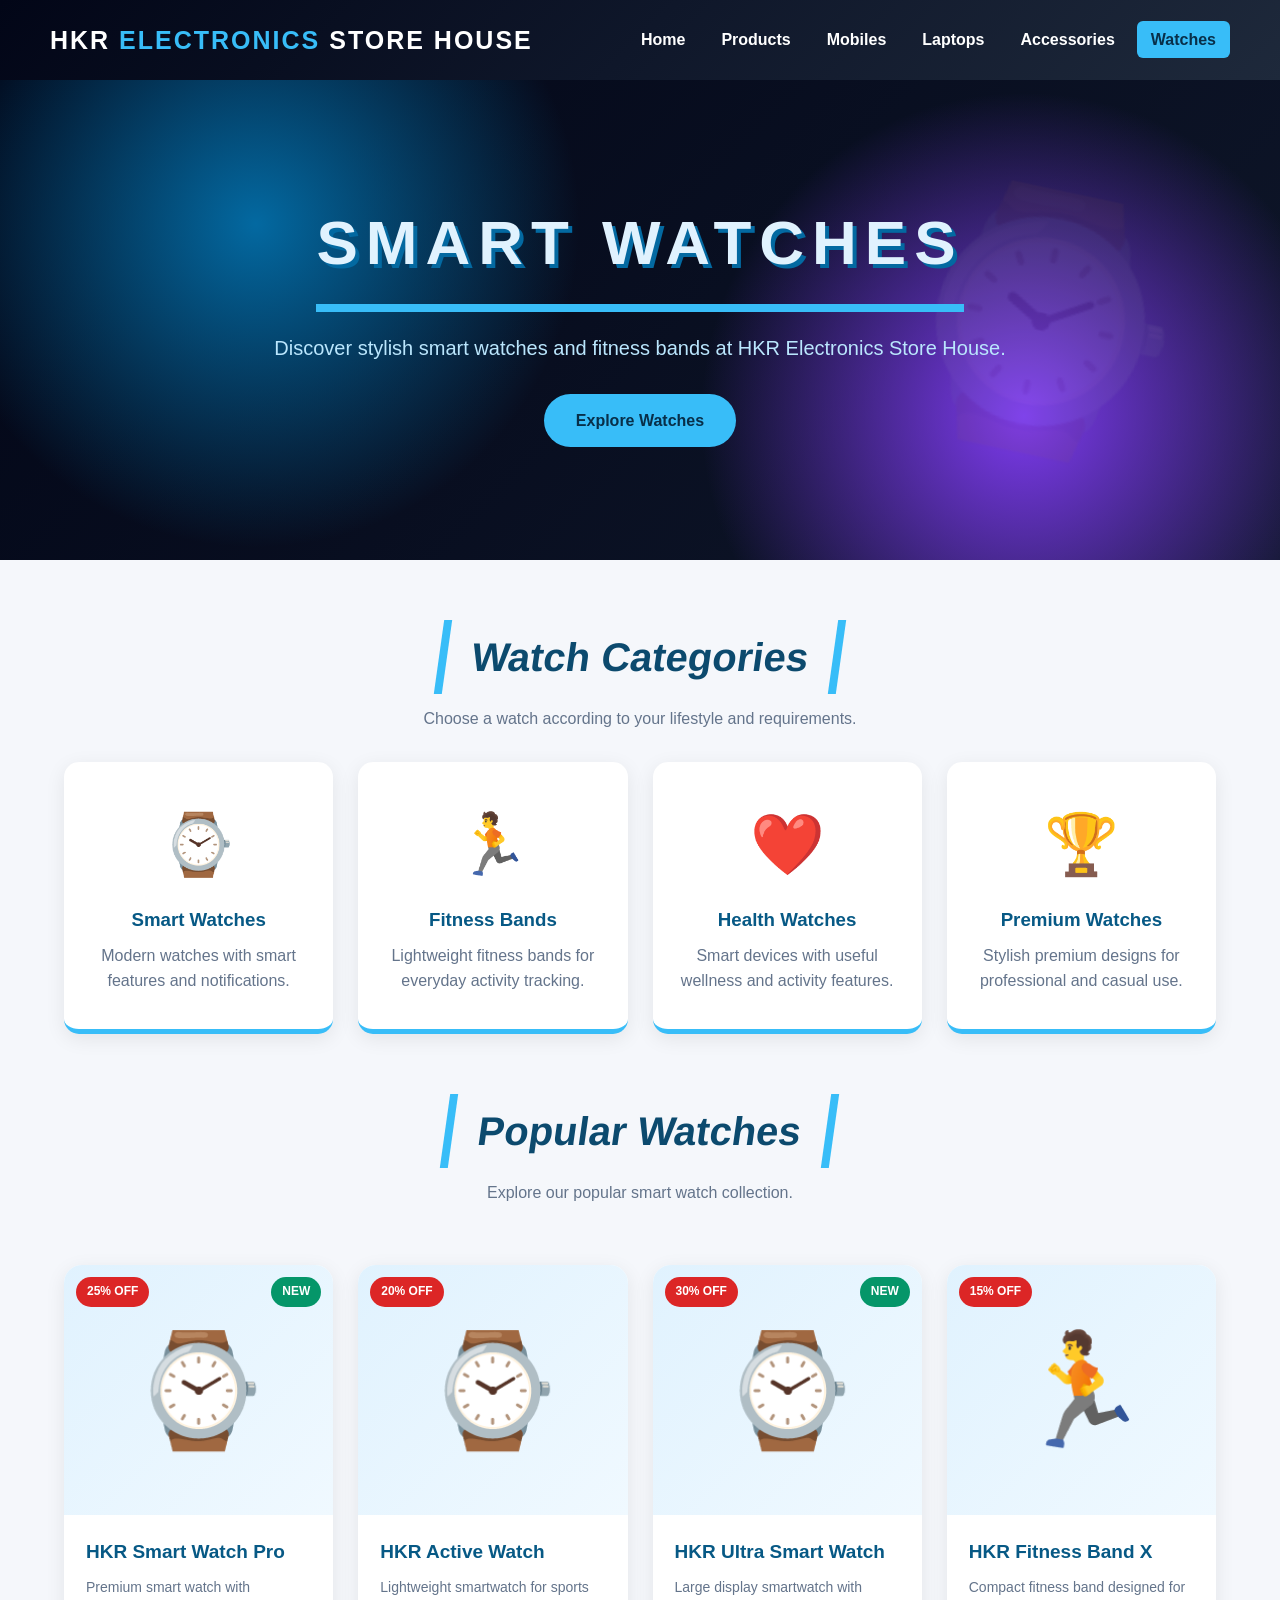
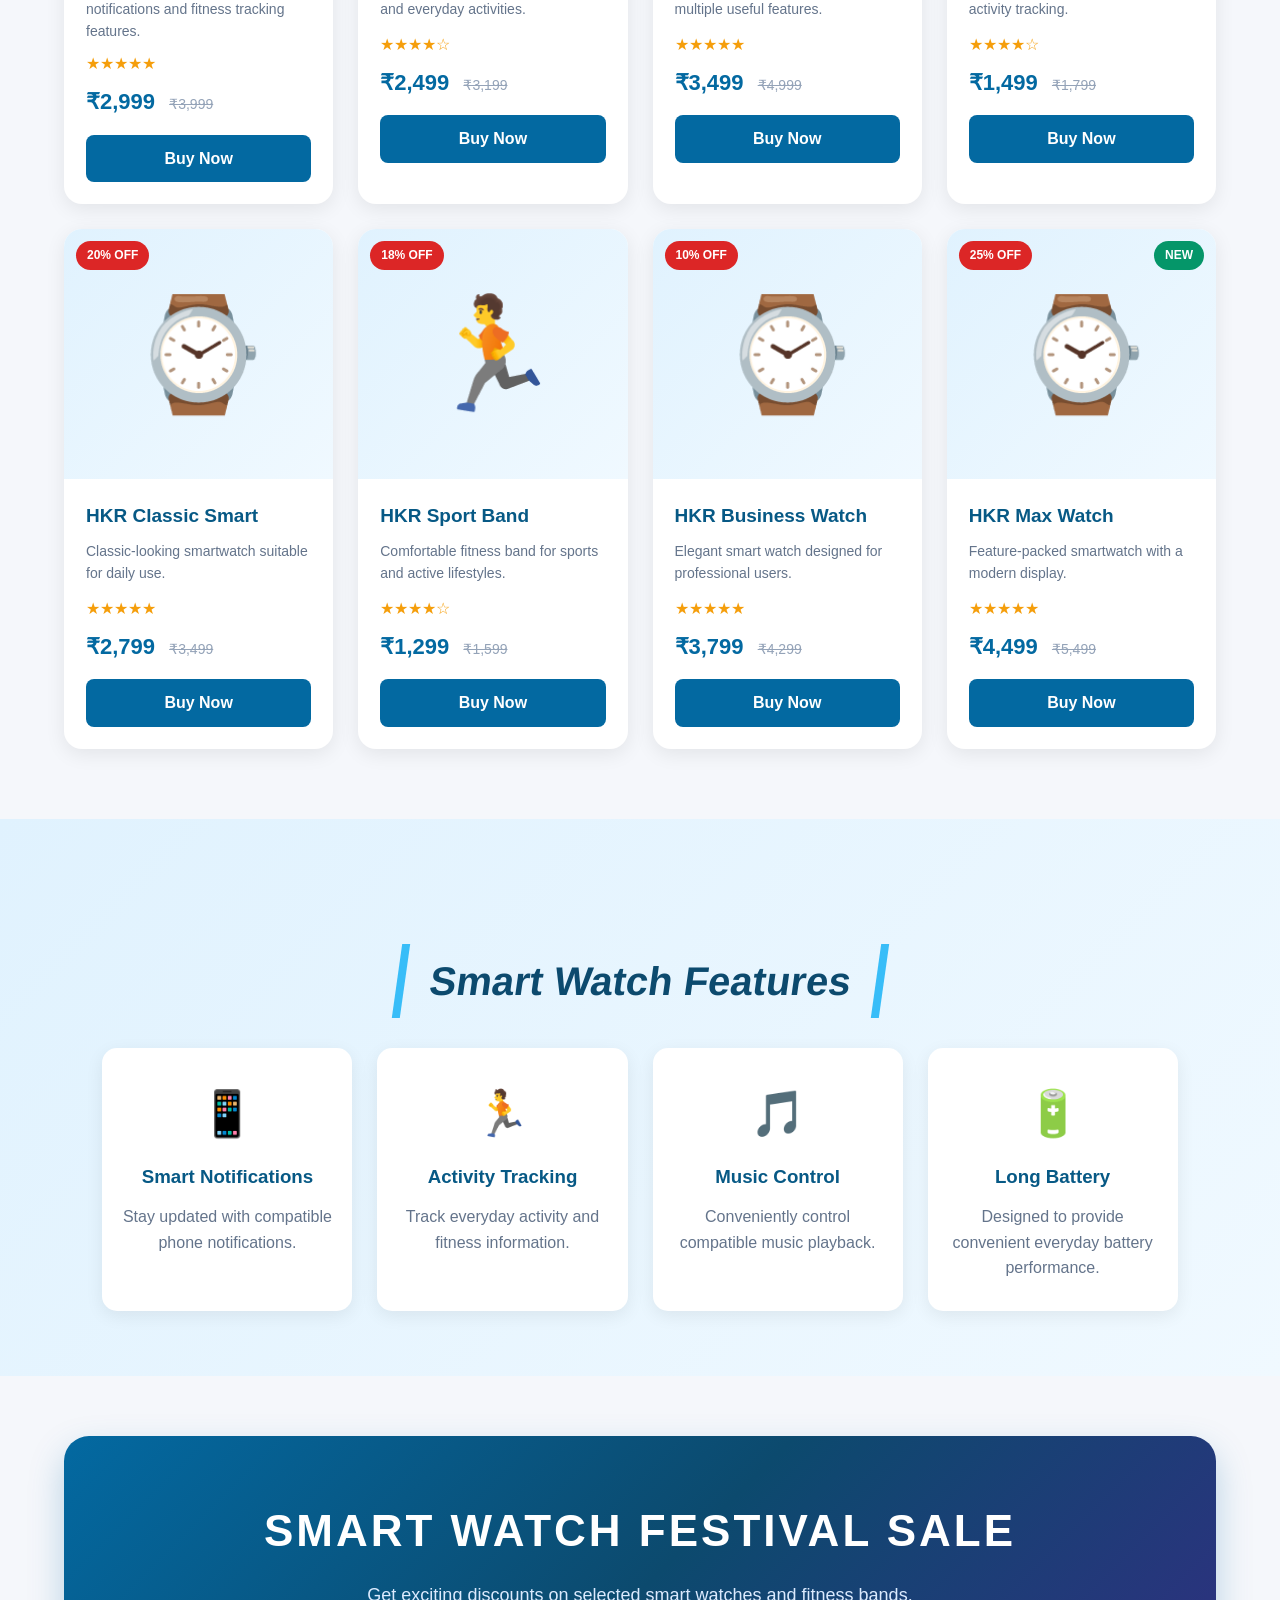
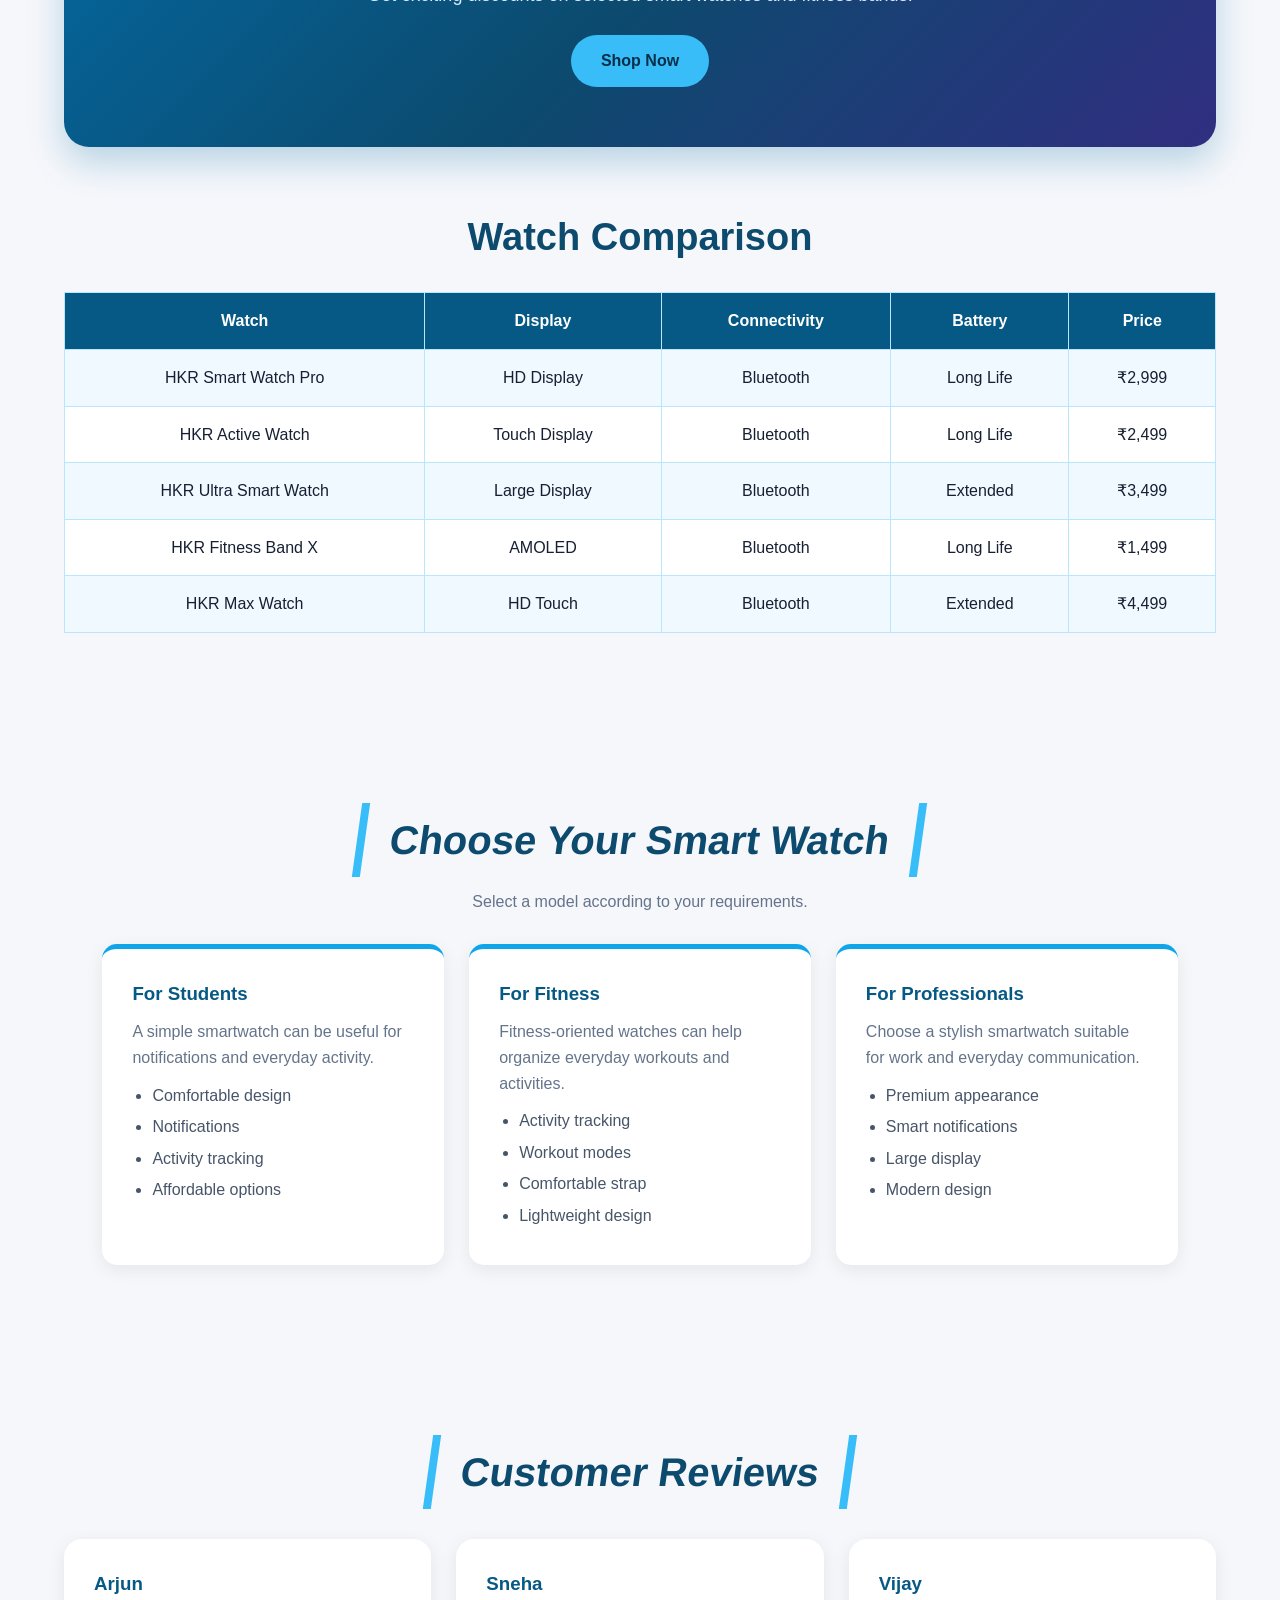
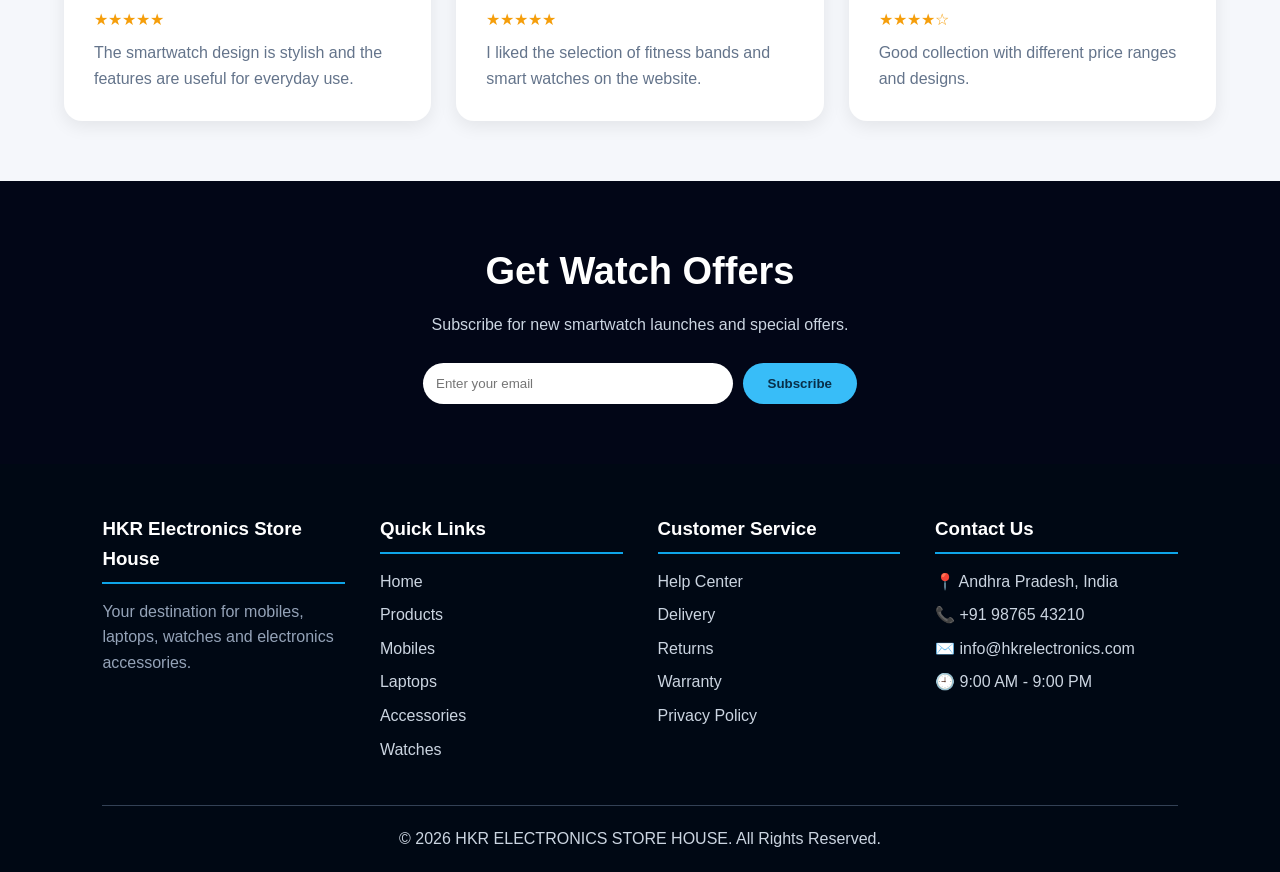
<file: watches.html>
<!DOCTYPE html>
<html lang="en">

<head>

    <meta charset="UTF-8">

    <meta name="viewport"
          content="width=device-width, initial-scale=1.0">

    <title>
        Watches - HKR Electronics Store House
    </title>

    <style>

        /* =====================================================
           BASIC RESET
        ====================================================== */

        * {
            margin: 0;
            padding: 0;
            box-sizing: border-box;
        }

        html {
            scroll-behavior: smooth;
        }

        body {
            font-family:
                Arial,
                Helvetica,
                sans-serif;

            background: #f5f7fb;

            color: #172033;

            line-height: 1.6;
        }

        /* =====================================================
           HEADER
        ====================================================== */

        header {
            background:
                linear-gradient(
                    135deg,
                    #020617,
                    #0f172a,
                    #1e293b
                );

            color: white;

            padding: 20px 50px;

            display: flex;

            align-items: center;

            justify-content: space-between;

            flex-wrap: wrap;

            box-shadow:
                0 5px 20px
                rgba(0,0,0,0.25);
        }

        .logo {
            font-size: 25px;

            font-weight: 900;

            letter-spacing: 2px;
        }

        .logo span {
            color: #38bdf8;
        }

        nav ul {
            list-style: none;

            display: flex;

            gap: 8px;

            flex-wrap: wrap;
        }

        nav ul li a {
            color: white;

            text-decoration: none;

            padding: 10px 14px;

            border-radius: 6px;

            font-weight: bold;

            transition: 0.3s;
        }

        nav ul li a:hover,
        nav ul li a.active {
            background: #38bdf8;

            color: #082f49;
        }

        /* =====================================================
           HERO
        ====================================================== */

        .hero {
            min-height: 480px;

            display: flex;

            justify-content: center;

            align-items: center;

            text-align: center;

            padding: 70px 20px;

            color: white;

            background:
                radial-gradient(
                    circle at 20% 30%,
                    #0369a1,
                    transparent 30%
                ),
                radial-gradient(
                    circle at 80% 70%,
                    #7c3aed,
                    transparent 30%
                ),
                linear-gradient(
                    135deg,
                    #020617,
                    #0f172a
                );

            position: relative;

            overflow: hidden;
        }

        .hero::before {
            content: "⌚";

            position: absolute;

            font-size: 240px;

            opacity: 0.07;

            right: 7%;

            top: 50%;

            transform:
                translateY(-50%)
                rotate(12deg);
        }

        .hero-content {
            max-width: 900px;

            position: relative;

            z-index: 2;
        }

        /* UNIQUE HEADING DESIGN */

        .hero h1 {
            font-size: 62px;

            letter-spacing: 8px;

            text-transform: uppercase;

            color: #e0f2fe;

            margin-bottom: 20px;

            font-weight: 900;

            text-shadow:
                4px 4px 0 #0369a1;

            border-bottom:
                8px solid #38bdf8;

            display: inline-block;

            padding-bottom: 12px;
        }

        .hero p {
            font-size: 20px;

            color: #bae6fd;

            margin-bottom: 30px;
        }

        .hero-button {
            display: inline-block;

            padding:
                14px 32px;

            background: #38bdf8;

            color: #082f49;

            text-decoration: none;

            font-weight: bold;

            border-radius: 30px;

            transition: 0.3s;
        }

        .hero-button:hover {
            background: white;

            transform:
                scale(1.06);
        }

        /* =====================================================
           SECTION TITLE
        ====================================================== */

        .section-title {
            text-align: center;

            padding:
                60px 20px 30px;
        }

        .section-title h2 {
            display: inline-block;

            font-size: 40px;

            color: #0c4a6e;

            padding:
                5px 25px;

            border-left:
                8px solid #38bdf8;

            border-right:
                8px solid #38bdf8;

            transform:
                skew(-8deg);
        }

        .section-title p {
            color: #64748b;

            margin-top: 12px;
        }

        /* =====================================================
           WATCH CATEGORIES
        ====================================================== */

        .categories {
            width: 90%;

            margin: auto;

            display: grid;

            grid-template-columns:
                repeat(4, 1fr);

            gap: 25px;
        }

        .category {
            background: white;

            padding: 35px 20px;

            text-align: center;

            border-radius: 15px;

            box-shadow:
                0 5px 20px
                rgba(0,0,0,0.08);

            border-bottom:
                5px solid #38bdf8;

            transition: 0.3s;
        }

        .category:hover {
            transform:
                translateY(-10px);

            box-shadow:
                0 15px 30px
                rgba(14,116,144,0.2);
        }

        .category-icon {
            font-size: 60px;

            margin-bottom: 12px;
        }

        .category h3 {
            color: #075985;

            margin-bottom: 8px;
        }

        .category p {
            color: #64748b;
        }

        /* =====================================================
           PRODUCT GRID
        ====================================================== */

        .products {
            width: 90%;

            margin:
                30px auto 70px;

            display: grid;

            grid-template-columns:
                repeat(4, 1fr);

            gap: 25px;
        }

        .watch-card {
            background: white;

            border-radius: 18px;

            overflow: hidden;

            box-shadow:
                0 5px 20px
                rgba(0,0,0,0.08);

            transition: 0.3s;

            position: relative;
        }

        .watch-card:hover {
            transform:
                translateY(-10px);

            box-shadow:
                0 18px 35px
                rgba(14,116,144,0.20);
        }

        .sale {
            position: absolute;

            top: 12px;

            left: 12px;

            background: #dc2626;

            color: white;

            padding:
                5px 11px;

            border-radius: 20px;

            font-size: 12px;

            font-weight: bold;

            z-index: 3;
        }

        .new {
            position: absolute;

            top: 12px;

            right: 12px;

            background: #059669;

            color: white;

            padding:
                5px 11px;

            border-radius: 20px;

            font-size: 12px;

            font-weight: bold;

            z-index: 3;
        }

        .watch-image {
            height: 250px;

            display: flex;

            justify-content: center;

            align-items: center;

            font-size: 110px;

            background:
                linear-gradient(
                    135deg,
                    #e0f2fe,
                    #f0f9ff
                );
        }

        .watch-info {
            padding: 22px;
        }

        .watch-info h3 {
            color: #075985;

            font-size: 19px;

            margin-bottom: 8px;
        }

        .watch-info p {
            color: #64748b;

            font-size: 14px;

            min-height: 48px;
        }

        .rating {
            color: #f59e0b;

            margin:
                8px 0;
        }

        .price {
            color: #0369a1;

            font-size: 22px;

            font-weight: bold;
        }

        .old-price {
            color: #94a3b8;

            text-decoration: line-through;

            font-size: 14px;

            margin-left: 8px;
        }

        .buy {
            display: block;

            text-align: center;

            background: #0369a1;

            color: white;

            text-decoration: none;

            padding: 11px;

            margin-top: 15px;

            border-radius: 8px;

            font-weight: bold;

            transition: 0.3s;
        }

        .buy:hover {
            background: #0c4a6e;
        }

        /* =====================================================
           FEATURES
        ====================================================== */

        .features {
            background:
                linear-gradient(
                    135deg,
                    #e0f2fe,
                    #f0f9ff
                );

            padding:
                65px 8%;
        }

        .feature-grid {
            display: grid;

            grid-template-columns:
                repeat(4, 1fr);

            gap: 25px;
        }

        .feature {
            background: white;

            padding: 30px 20px;

            text-align: center;

            border-radius: 15px;

            box-shadow:
                0 5px 18px
                rgba(0,0,0,0.07);
        }

        .feature-icon {
            font-size: 45px;
        }

        .feature h3 {
            color: #075985;

            margin:
                12px 0;
        }

        .feature p {
            color: #64748b;
        }

        /* =====================================================
           OFFER BANNER
        ====================================================== */

        .offer {
            width: 90%;

            margin:
                60px auto;

            padding:
                60px 25px;

            text-align: center;

            border-radius: 25px;

            color: white;

            background:
                linear-gradient(
                    135deg,
                    #0369a1,
                    #0c4a6e,
                    #312e81
                );

            box-shadow:
                0 15px 35px
                rgba(3,105,161,0.25);
        }

        .offer h2 {
            font-size: 44px;

            letter-spacing: 3px;

            text-transform: uppercase;

            margin-bottom: 15px;
        }

        .offer p {
            color: #dbeafe;

            font-size: 18px;

            margin-bottom: 25px;
        }

        .offer-button {
            display: inline-block;

            background: #38bdf8;

            color: #082f49;

            text-decoration: none;

            padding:
                13px 30px;

            border-radius: 30px;

            font-weight: bold;
        }

        /* =====================================================
           COMPARISON TABLE
        ====================================================== */

        .comparison {
            width: 90%;

            margin:
                60px auto;
        }

        .comparison h2 {
            text-align: center;

            color: #0c4a6e;

            font-size: 38px;

            margin-bottom: 25px;
        }

        .table-wrapper {
            overflow-x: auto;
        }

        table {
            width: 100%;

            border-collapse: collapse;

            background: white;

            box-shadow:
                0 5px 20px
                rgba(0,0,0,0.08);
        }

        th,
        td {
            padding: 15px;

            border:
                1px solid #bae6fd;

            text-align: center;
        }

        th {
            background: #075985;

            color: white;
        }

        tr:nth-child(even) {
            background: #f0f9ff;
        }

        tr:hover {
            background: #e0f2fe;
        }

        /* =====================================================
           SMART WATCH FEATURES
        ====================================================== */

        .smart-section {
            padding:
                50px 8%;
        }

        .smart-grid {
            display: grid;

            grid-template-columns:
                repeat(3, 1fr);

            gap: 25px;
        }

        .smart-box {
            background: white;

            padding: 30px;

            border-radius: 15px;

            border-top:
                5px solid #0ea5e9;

            box-shadow:
                0 5px 18px
                rgba(0,0,0,0.07);
        }

        .smart-box h3 {
            color: #075985;

            margin-bottom: 10px;
        }

        .smart-box p {
            color: #64748b;
        }

        .smart-box ul {
            margin-top: 12px;

            padding-left: 20px;

            color: #475569;
        }

        .smart-box li {
            margin: 6px 0;
        }

        /* =====================================================
           REVIEWS
        ====================================================== */

        .reviews {
            width: 90%;

            margin:
                60px auto;
        }

        .review-grid {
            display: grid;

            grid-template-columns:
                repeat(3, 1fr);

            gap: 25px;
        }

        .review {
            background: white;

            padding: 30px;

            border-radius: 18px;

            box-shadow:
                0 5px 18px
                rgba(0,0,0,0.08);
        }

        .review h3 {
            color: #075985;
        }

        .review-stars {
            color: #f59e0b;

            margin:
                8px 0;
        }

        .review p {
            color: #64748b;
        }

        /* =====================================================
           NEWSLETTER
        ====================================================== */

        .newsletter {
            background: #020617;

            color: white;

            text-align: center;

            padding:
                60px 20px;
        }

        .newsletter h2 {
            font-size: 38px;

            margin-bottom: 10px;
        }

        .newsletter p {
            color: #cbd5e1;

            margin-bottom: 25px;
        }

        .newsletter input {
            width: 310px;

            max-width: 80%;

            padding: 13px;

            border: none;

            border-radius: 25px;

            margin-right: 5px;
        }

        .newsletter button {
            padding:
                13px 25px;

            border: none;

            border-radius: 25px;

            background: #38bdf8;

            color: #082f49;

            font-weight: bold;

            cursor: pointer;
        }

        /* =====================================================
           FOOTER
        ====================================================== */

        footer {
            background: #000814;

            color: #cbd5e1;

            padding:
                50px 8% 20px;
        }

        .footer-grid {
            display: grid;

            grid-template-columns:
                repeat(4, 1fr);

            gap: 35px;
        }

        .footer-column h3 {
            color: white;

            margin-bottom: 15px;

            padding-bottom: 8px;

            border-bottom:
                2px solid #0ea5e9;
        }

        .footer-column p {
            color: #94a3b8;
        }

        .footer-column ul {
            list-style: none;
        }

        .footer-column li {
            margin: 8px 0;
        }

        .footer-column a {
            color: #cbd5e1;

            text-decoration: none;
        }

        .footer-column a:hover {
            color: #38bdf8;
        }

        .copyright {
            text-align: center;

            border-top:
                1px solid #334155;

            margin-top: 35px;

            padding-top: 20px;
        }

        /* =====================================================
           RESPONSIVE DESIGN
        ====================================================== */

        @media(max-width:1050px) {

            .products,
            .categories,
            .feature-grid {
                grid-template-columns:
                    repeat(2, 1fr);
            }

            .footer-grid {
                grid-template-columns:
                    repeat(2, 1fr);
            }

        }

        @media(max-width:800px) {

            header {
                justify-content: center;

                gap: 15px;

                padding: 20px;
            }

            .hero h1 {
                font-size: 43px;

                letter-spacing: 4px;
            }

            .smart-grid,
            .review-grid {
                grid-template-columns: 1fr;
            }

        }

        @media(max-width:600px) {

            nav ul {
                justify-content: center;
            }

            .hero h1 {
                font-size: 30px;

                letter-spacing: 2px;
            }

            .hero p {
                font-size: 16px;
            }

            .products,
            .categories,
            .feature-grid,
            .footer-grid {
                grid-template-columns: 1fr;
            }

            .newsletter input {
                margin-bottom: 10px;

                margin-right: 0;
            }

            .offer h2 {
                font-size: 30px;
            }

        }

    </style>

</head>


<body>


<!-- =====================================================
     HEADER
====================================================== -->

<header>

    <div class="logo">

        HKR

        <span>
            ELECTRONICS
        </span>

        STORE HOUSE

    </div>


    <nav>

        <ul>

            <li>
                <a href="index.html">
                    Home
                </a>
            </li>

            <li>
                <a href="products.html">
                    Products
                </a>
            </li>

            <li>
                <a href="mobiles.html">
                    Mobiles
                </a>
            </li>

            <li>
                <a href="laptops.html">
                    Laptops
                </a>
            </li>

            <li>
                <a href="accessories.html">
                    Accessories
                </a>
            </li>

            <li>
                <a href="watches.html"
                   class="active">
                    Watches
                </a>
            </li>

        </ul>

    </nav>

</header>


<!-- =====================================================
     HERO
====================================================== -->

<section class="hero">

    <div class="hero-content">

        <h1>
            SMART WATCHES
        </h1>

        <p>

            Discover stylish smart watches
            and fitness bands at
            HKR Electronics Store House.

        </p>

        <a href="#watches"
           class="hero-button">

            Explore Watches

        </a>

    </div>

</section>


<!-- =====================================================
     CATEGORIES
====================================================== -->

<section class="section-title">

    <h2>
        Watch Categories
    </h2>

    <p>
        Choose a watch according to
        your lifestyle and requirements.
    </p>

</section>


<section class="categories">


    <div class="category">

        <div class="category-icon">
            ⌚
        </div>

        <h3>
            Smart Watches
        </h3>

        <p>
            Modern watches with smart
            features and notifications.
        </p>

    </div>


    <div class="category">

        <div class="category-icon">
            🏃
        </div>

        <h3>
            Fitness Bands
        </h3>

        <p>
            Lightweight fitness bands for
            everyday activity tracking.
        </p>

    </div>


    <div class="category">

        <div class="category-icon">
            ❤️
        </div>

        <h3>
            Health Watches
        </h3>

        <p>
            Smart devices with useful
            wellness and activity features.
        </p>

    </div>


    <div class="category">

        <div class="category-icon">
            🏆
        </div>

        <h3>
            Premium Watches
        </h3>

        <p>
            Stylish premium designs for
            professional and casual use.
        </p>

    </div>


</section>


<!-- =====================================================
     WATCH PRODUCTS
====================================================== -->

<section class="section-title"
         id="watches">

    <h2>
        Popular Watches
    </h2>

    <p>
        Explore our popular smart watch
        collection.
    </p>

</section>


<section class="products">


    <!-- WATCH 1 -->

    <div class="watch-card">

        <span class="sale">
            25% OFF
        </span>

        <span class="new">
            NEW
        </span>

        <div class="watch-image">
            ⌚
        </div>

        <div class="watch-info">

            <h3>
                HKR Smart Watch Pro
            </h3>

            <p>
                Premium smart watch with
                notifications and fitness
                tracking features.
            </p>

            <div class="rating">
                ★★★★★
            </div>

            <span class="price">
                ₹2,999
            </span>

            <span class="old-price">
                ₹3,999
            </span>

            <a href="#"
               class="buy">
                Buy Now
            </a>

        </div>

    </div>


    <!-- WATCH 2 -->

    <div class="watch-card">

        <span class="sale">
            20% OFF
        </span>

        <div class="watch-image">
            ⌚
        </div>

        <div class="watch-info">

            <h3>
                HKR Active Watch
            </h3>

            <p>
                Lightweight smartwatch for
                sports and everyday activities.
            </p>

            <div class="rating">
                ★★★★☆
            </div>

            <span class="price">
                ₹2,499
            </span>

            <span class="old-price">
                ₹3,199
            </span>

            <a href="#"
               class="buy">
                Buy Now
            </a>

        </div>

    </div>


    <!-- WATCH 3 -->

    <div class="watch-card">

        <span class="sale">
            30% OFF
        </span>

        <span class="new">
            NEW
        </span>

        <div class="watch-image">
            ⌚
        </div>

        <div class="watch-info">

            <h3>
                HKR Ultra Smart Watch
            </h3>

            <p>
                Large display smartwatch
                with multiple useful features.
            </p>

            <div class="rating">
                ★★★★★
            </div>

            <span class="price">
                ₹3,499
            </span>

            <span class="old-price">
                ₹4,999
            </span>

            <a href="#"
               class="buy">
                Buy Now
            </a>

        </div>

    </div>


    <!-- WATCH 4 -->

    <div class="watch-card">

        <span class="sale">
            15% OFF
        </span>

        <div class="watch-image">
            🏃
        </div>

        <div class="watch-info">

            <h3>
                HKR Fitness Band X
            </h3>

            <p>
                Compact fitness band designed
                for activity tracking.
            </p>

            <div class="rating">
                ★★★★☆
            </div>

            <span class="price">
                ₹1,499
            </span>

            <span class="old-price">
                ₹1,799
            </span>

            <a href="#"
               class="buy">
                Buy Now
            </a>

        </div>

    </div>


    <!-- WATCH 5 -->

    <div class="watch-card">

        <span class="sale">
            20% OFF
        </span>

        <div class="watch-image">
            ⌚
        </div>

        <div class="watch-info">

            <h3>
                HKR Classic Smart
            </h3>

            <p>
                Classic-looking smartwatch
                suitable for daily use.
            </p>

            <div class="rating">
                ★★★★★
            </div>

            <span class="price">
                ₹2,799
            </span>

            <span class="old-price">
                ₹3,499
            </span>

            <a href="#"
               class="buy">
                Buy Now
            </a>

        </div>

    </div>


    <!-- WATCH 6 -->

    <div class="watch-card">

        <span class="sale">
            18% OFF
        </span>

        <div class="watch-image">
            🏃
        </div>

        <div class="watch-info">

            <h3>
                HKR Sport Band
            </h3>

            <p>
                Comfortable fitness band for
                sports and active lifestyles.
            </p>

            <div class="rating">
                ★★★★☆
            </div>

            <span class="price">
                ₹1,299
            </span>

            <span class="old-price">
                ₹1,599
            </span>

            <a href="#"
               class="buy">
                Buy Now
            </a>

        </div>

    </div>


    <!-- WATCH 7 -->

    <div class="watch-card">

        <span class="sale">
            10% OFF
        </span>

        <div class="watch-image">
            ⌚
        </div>

        <div class="watch-info">

            <h3>
                HKR Business Watch
            </h3>

            <p>
                Elegant smart watch designed
                for professional users.
            </p>

            <div class="rating">
                ★★★★★
            </div>

            <span class="price">
                ₹3,799
            </span>

            <span class="old-price">
                ₹4,299
            </span>

            <a href="#"
               class="buy">
                Buy Now
            </a>

        </div>

    </div>


    <!-- WATCH 8 -->

    <div class="watch-card">

        <span class="sale">
            25% OFF
        </span>

        <span class="new">
            NEW
        </span>

        <div class="watch-image">
            ⌚
        </div>

        <div class="watch-info">

            <h3>
                HKR Max Watch
            </h3>

            <p>
                Feature-packed smartwatch
                with a modern display.
            </p>

            <div class="rating">
                ★★★★★
            </div>

            <span class="price">
                ₹4,499
            </span>

            <span class="old-price">
                ₹5,499
            </span>

            <a href="#"
               class="buy">
                Buy Now
            </a>

        </div>

    </div>


</section>


<!-- =====================================================
     FEATURES
====================================================== -->

<section class="features">

    <section class="section-title">

        <h2>
            Smart Watch Features
        </h2>

    </section>


    <div class="feature-grid">


        <div class="feature">

            <div class="feature-icon">
                📱
            </div>

            <h3>
                Smart Notifications
            </h3>

            <p>
                Stay updated with compatible
                phone notifications.
            </p>

        </div>


        <div class="feature">

            <div class="feature-icon">
                🏃
            </div>

            <h3>
                Activity Tracking
            </h3>

            <p>
                Track everyday activity and
                fitness information.
            </p>

        </div>


        <div class="feature">

            <div class="feature-icon">
                🎵
            </div>

            <h3>
                Music Control
            </h3>

            <p>
                Conveniently control compatible
                music playback.
            </p>

        </div>


        <div class="feature">

            <div class="feature-icon">
                🔋
            </div>

            <h3>
                Long Battery
            </h3>

            <p>
                Designed to provide convenient
                everyday battery performance.
            </p>

        </div>


    </div>

</section>


<!-- =====================================================
     SPECIAL OFFER
====================================================== -->

<section class="offer">

    <h2>
        Smart Watch Festival Sale
    </h2>

    <p>
        Get exciting discounts on selected
        smart watches and fitness bands.
    </p>

    <a href="#watches"
       class="offer-button">

        Shop Now

    </a>

</section>


<!-- =====================================================
     COMPARISON TABLE
====================================================== -->

<section class="comparison">

    <h2>
        Watch Comparison
    </h2>


    <div class="table-wrapper">

        <table>

            <tr>

                <th>
                    Watch
                </th>

                <th>
                    Display
                </th>

                <th>
                    Connectivity
                </th>

                <th>
                    Battery
                </th>

                <th>
                    Price
                </th>

            </tr>


            <tr>

                <td>
                    HKR Smart Watch Pro
                </td>

                <td>
                    HD Display
                </td>

                <td>
                    Bluetooth
                </td>

                <td>
                    Long Life
                </td>

                <td>
                    ₹2,999
                </td>

            </tr>


            <tr>

                <td>
                    HKR Active Watch
                </td>

                <td>
                    Touch Display
                </td>

                <td>
                    Bluetooth
                </td>

                <td>
                    Long Life
                </td>

                <td>
                    ₹2,499
                </td>

            </tr>


            <tr>

                <td>
                    HKR Ultra Smart Watch
                </td>

                <td>
                    Large Display
                </td>

                <td>
                    Bluetooth
                </td>

                <td>
                    Extended
                </td>

                <td>
                    ₹3,499
                </td>

            </tr>


            <tr>

                <td>
                    HKR Fitness Band X
                </td>

                <td>
                    AMOLED
                </td>

                <td>
                    Bluetooth
                </td>

                <td>
                    Long Life
                </td>

                <td>
                    ₹1,499
                </td>

            </tr>


            <tr>

                <td>
                    HKR Max Watch
                </td>

                <td>
                    HD Touch
                </td>

                <td>
                    Bluetooth
                </td>

                <td>
                    Extended
                </td>

                <td>
                    ₹4,499
                </td>

            </tr>

        </table>

    </div>

</section>


<!-- =====================================================
     SMART WATCH INFORMATION
====================================================== -->

<section class="smart-section">

    <section class="section-title">

        <h2>
            Choose Your Smart Watch
        </h2>

        <p>
            Select a model according to
            your requirements.
        </p>

    </section>


    <div class="smart-grid">


        <div class="smart-box">

            <h3>
                For Students
            </h3>

            <p>
                A simple smartwatch can be
                useful for notifications and
                everyday activity.
            </p>

            <ul>

                <li>
                    Comfortable design
                </li>

                <li>
                    Notifications
                </li>

                <li>
                    Activity tracking
                </li>

                <li>
                    Affordable options
                </li>

            </ul>

        </div>


        <div class="smart-box">

            <h3>
                For Fitness
            </h3>

            <p>
                Fitness-oriented watches can
                help organize everyday workouts
                and activities.
            </p>

            <ul>

                <li>
                    Activity tracking
                </li>

                <li>
                    Workout modes
                </li>

                <li>
                    Comfortable strap
                </li>

                <li>
                    Lightweight design
                </li>

            </ul>

        </div>


        <div class="smart-box">

            <h3>
                For Professionals
            </h3>

            <p>
                Choose a stylish smartwatch
                suitable for work and everyday
                communication.
            </p>

            <ul>

                <li>
                    Premium appearance
                </li>

                <li>
                    Smart notifications
                </li>

                <li>
                    Large display
                </li>

                <li>
                    Modern design
                </li>

            </ul>

        </div>


    </div>

</section>


<!-- =====================================================
     CUSTOMER REVIEWS
====================================================== -->

<section class="reviews">

    <section class="section-title">

        <h2>
            Customer Reviews
        </h2>

    </section>


    <div class="review-grid">


        <div class="review">

            <h3>
                Arjun
            </h3>

            <div class="review-stars">
                ★★★★★
            </div>

            <p>
                The smartwatch design is
                stylish and the features are
                useful for everyday use.
            </p>

        </div>


        <div class="review">

            <h3>
                Sneha
            </h3>

            <div class="review-stars">
                ★★★★★
            </div>

            <p>
                I liked the selection of
                fitness bands and smart watches
                on the website.
            </p>

        </div>


        <div class="review">

            <h3>
                Vijay
            </h3>

            <div class="review-stars">
                ★★★★☆
            </div>

            <p>
                Good collection with different
                price ranges and designs.
            </p>

        </div>


    </div>

</section>


<!-- =====================================================
     NEWSLETTER
====================================================== -->

<section class="newsletter">

    <h2>
        Get Watch Offers
    </h2>

    <p>
        Subscribe for new smartwatch
        launches and special offers.
    </p>


    <form>

        <input
            type="email"
            placeholder="Enter your email"
            required>


        <button type="submit">
            Subscribe
        </button>

    </form>

</section>


<!-- =====================================================
     FOOTER
====================================================== -->

<footer>


    <div class="footer-grid">


        <div class="footer-column">

            <h3>
                HKR Electronics Store House
            </h3>

            <p>
                Your destination for mobiles,
                laptops, watches and electronics
                accessories.
            </p>

        </div>


        <div class="footer-column">

            <h3>
                Quick Links
            </h3>

            <ul>

                <li>
                    <a href="index.html">
                        Home
                    </a>
                </li>

                <li>
                    <a href="products.html">
                        Products
                    </a>
                </li>

                <li>
                    <a href="mobiles.html">
                        Mobiles
                    </a>
                </li>

                <li>
                    <a href="laptops.html">
                        Laptops
                    </a>
                </li>

                <li>
                    <a href="accessories.html">
                        Accessories
                    </a>
                </li>

                <li>
                    <a href="watches.html">
                        Watches
                    </a>
                </li>

            </ul>

        </div>


        <div class="footer-column">

            <h3>
                Customer Service
            </h3>

            <ul>

                <li>
                    <a href="#">
                        Help Center
                    </a>
                </li>

                <li>
                    <a href="#">
                        Delivery
                    </a>
                </li>

                <li>
                    <a href="#">
                        Returns
                    </a>
                </li>

                <li>
                    <a href="#">
                        Warranty
                    </a>
                </li>

                <li>
                    <a href="#">
                        Privacy Policy
                    </a>
                </li>

            </ul>

        </div>


        <div class="footer-column">

            <h3>
                Contact Us
            </h3>

            <ul>

                <li>
                    📍 Andhra Pradesh, India
                </li>

                <li>
                    📞 +91 98765 43210
                </li>

                <li>
                    ✉️ info@hkrelectronics.com
                </li>

                <li>
                    🕘 9:00 AM - 9:00 PM
                </li>

            </ul>

        </div>


    </div>


    <div class="copyright">

        <p>
            © 2026 HKR ELECTRONICS STORE HOUSE.
            All Rights Reserved.
        </p>

    </div>


</footer>


</body>

</html>
</file>
<file: style.css>
```css
/* =====================================================
   HKR ELECTRONICS
   MAIN WEBSITE STYLE
===================================================== */


/* ================= BASIC ================= */

* {
    margin: 0;
    padding: 0;
    box-sizing: border-box;
}


html {
    scroll-behavior: smooth;
}


body {
    font-family: Arial, Helvetica, sans-serif;
    background: #f5f7fb;
    color: #222;
    line-height: 1.6;
}


a {
    text-decoration: none;
}


img {
    max-width: 100%;
}


/* ================= HEADER ================= */

.header {
    background: #071a33;
    color: white;

    display: flex;
    justify-content: space-between;
    align-items: center;

    padding: 18px 6%;

    position: sticky;
    top: 0;

    z-index: 1000;

    box-shadow: 0 4px 15px rgba(0,0,0,0.15);
}


.logo-area {
    display: flex;
    align-items: center;
    gap: 12px;
}


.logo {
    width: 55px;
    height: 55px;

    background: white;
    color: #071a33;

    border-radius: 50%;

    display: flex;
    justify-content: center;
    align-items: center;

    font-size: 21px;
    font-weight: bold;
}


.logo-area h1 {
    font-size: 22px;
    letter-spacing: 1px;
}


.logo-area p {
    font-size: 11px;
    color: #c9d6e8;
}


/* ================= NAVBAR ================= */

.navbar {
    display: flex;
    gap: 8px;
}


.navbar a {
    color: white;

    padding: 10px 14px;

    border-radius: 6px;

    font-size: 14px;

    transition: 0.3s;
}


.navbar a:hover,
.navbar a.active {
    background: white;
    color: #071a33;
}


/* ================= HERO ================= */

.hero {
    min-height: 620px;

    display: flex;
    align-items: center;

    background:
        linear-gradient(
            90deg,
            rgba(3,17,35,0.95),
            rgba(3,17,35,0.65),
            rgba(3,17,35,0.25)
        );

    position: relative;

    overflow: hidden;
}


.hero::before {
    content: "";

    position: absolute;

    width: 600px;
    height: 600px;

    border-radius: 50%;

    border: 70px solid rgba(255,255,255,0.04);

    right: -180px;
    top: -100px;
}


.hero-content {
    max-width: 700px;

    margin-left: 8%;

    color: white;

    position: relative;

    z-index: 2;
}


.small-title {
    letter-spacing: 4px;

    font-weight: bold;

    font-size: 14px;

    margin-bottom: 10px;
}


.hero h2 {
    font-size: 65px;

    line-height: 1.1;

    margin-bottom: 15px;
}


.hero h3 {
    font-size: 27px;

    margin-bottom: 18px;
}


.hero-content > p:not(.small-title) {
    color: #e3eaf4;

    max-width: 600px;

    margin-bottom: 30px;
}


/* ================= BUTTONS ================= */

.hero-buttons {
    display: flex;
    gap: 15px;
}


.btn {
    display: inline-block;

    background: white;

    color: #071a33;

    padding: 13px 25px;

    border-radius: 5px;

    font-weight: bold;

    transition: 0.3s;
}


.btn:hover {
    transform: translateY(-3px);

    box-shadow: 0 8px 20px rgba(0,0,0,0.2);
}


.second-btn {
    background: transparent;

    border: 2px solid white;

    color: white;
}


/* ================= SECTION ================= */

.section {
    padding: 80px 7%;
}


.section-title {
    text-align: center;

    margin-bottom: 45px;
}


.section-title p {
    color: #52657a;

    font-size: 13px;

    font-weight: bold;

    letter-spacing: 3px;
}


.section-title h2 {
    font-size: 38px;

    color: #071a33;

    margin-top: 7px;
}


/* ================= CATEGORY ================= */

.category-container {
    display: grid;

    grid-template-columns:
        repeat(3, 1fr);

    gap: 25px;
}


.category-card {
    background: white;

    padding: 35px;

    text-align: center;

    border-radius: 12px;

    box-shadow:
        0 8px 25px rgba(0,0,0,0.07);

    transition: 0.3s;
}


.category-card:hover {
    transform: translateY(-8px);
}


.category-icon {
    font-size: 55px;

    margin-bottom: 15px;
}


.category-card h3 {
    color: #071a33;

    font-size: 22px;

    margin-bottom: 10px;
}


.category-card p {
    color: #667085;

    margin-bottom: 18px;
}


.category-card a {
    color: #071a33;

    font-weight: bold;
}


/* ================= PRODUCTS ================= */

.products-section {
    padding: 80px 7%;

    background: white;
}


.product-container {
    display: grid;

    grid-template-columns:
        repeat(3, 1fr);

    gap: 25px;
}


.product-card {
    background: #f7f9fc;

    border-radius: 12px;

    overflow: hidden;

    transition: 0.3s;

    border: 1px solid #e8edf3;
}


.product-card:hover {
    transform: translateY(-7px);

    box-shadow:
        0 15px 35px rgba(0,0,0,0.1);
}


.product-image {
    height: 260px;

    background: #e9eef5;

    display: flex;

    justify-content: center;

    align-items: center;
}


.product-image img {
    width: 100%;
    height: 100%;

    object-fit: cover;
}


.product-info {
    padding: 25px;
}


.product-info span {
    font-size: 11px;

    letter-spacing: 2px;

    color: #64748b;
}


.product-info h3 {
    font-size: 20px;

    margin: 8px 0;
}


.rating {
    letter-spacing: 3px;

    margin: 8px 0;
}


.product-info h4 {
    font-size: 23px;

    color: #071a33;

    margin-bottom: 15px;
}


.product-btn {
    display: inline-block;

    background: #071a33;

    color: white;

    padding: 10px 18px;

    border-radius: 5px;

    font-size: 13px;

    font-weight: bold;
}


/* ================= OFFER ================= */

.offer {
    padding: 90px 7%;

    background:
        linear-gradient(
            110deg,
            #071a33,
            #193b67
        );

    text-align: center;

    color: white;
}


.offer-content p:first-child {
    letter-spacing: 3px;

    font-size: 13px;
}


.offer h2 {
    font-size: 42px;

    margin: 10px 0;
}


.offer h3 {
    font-size: 35px;

    margin-bottom: 10px;
}


.offer-content > p {
    margin-bottom: 25px;

    color: #dce5f0;
}


/* ================= FEATURES ================= */

.features {
    display: grid;

    grid-template-columns:
        repeat(4, 1fr);

    gap: 20px;
}


.feature-card {
    text-align: center;

    background: white;

    padding: 30px 20px;

    border-radius: 10px;

    box-shadow:
        0 7px 20px rgba(0,0,0,0.06);
}


.feature-card > div {
    font-size: 40px;

    margin-bottom: 12px;
}


.feature-card h3 {
    color: #071a33;

    margin-bottom: 8px;
}


.feature-card p {
    color: #687386;

    font-size: 14px;
}


/* ================= ABOUT ================= */

.about-home {
    padding: 90px 8%;

    background: #e9eef5;
}


.about-content {
    max-width: 750px;
}


.about-content > p:first-child {
    letter-spacing: 3px;

    font-size: 13px;

    font-weight: bold;

    color: #52657a;
}


.about-content h2 {
    font-size: 42px;

    color: #071a33;

    margin: 8px 0 18px;
}


.about-content p {
    color: #586578;

    margin-bottom: 15px;
}


/* ================= FOOTER ================= */

footer {
    background: #061326;

    color: white;

    padding-top: 60px;
}


.footer-container {
    width: 86%;

    margin: auto;

    display: grid;

    grid-template-columns:
        2fr 1fr 1.5fr;

    gap: 50px;

    padding-bottom: 45px;
}


.footer-box h2 {
    margin-bottom: 15px;
}


.footer-box h3 {
    margin-bottom: 15px;
}


.footer-box p {
    color: #aebbd0;

    margin-bottom: 8px;
}


.footer-box a {
    display: block;

    color: #aebbd0;

    margin-bottom: 8px;

    transition: 0.2s;
}


.footer-box a:hover {
    color: white;

    padding-left: 5px;
}


.copyright {
    text-align: center;

    border-top: 1px solid #23334b;

    padding: 20px;

    color: #8d9bb0;

    font-size: 13px;
}


/* ================= RESPONSIVE ================= */

@media (max-width: 900px) {

    .header {
        flex-direction: column;

        gap: 20px;
    }


    .navbar {
        flex-wrap: wrap;

        justify-content: center;
    }


    .hero h2 {
        font-size: 45px;
    }


    .category-container,
    .product-container {
        grid-template-columns:
            repeat(2, 1fr);
    }


    .features {
        grid-template-columns:
            repeat(2, 1fr);
    }

}


@media (max-width: 600px) {

    .header {
        padding: 15px 4%;
    }


    .logo-area h1 {
        font-size: 18px;
    }


    .navbar a {
        padding: 7px 9px;

        font-size: 12px;
    }


    .hero {
        min-height: 550px;
    }


    .hero-content {
        margin-left: 6%;
        margin-right: 6%;
    }


    .hero h2 {
        font-size: 38px;
    }


    .hero h3 {
        font-size: 21px;
    }


    .hero-buttons {
        flex-direction: column;

        width: 190px;
    }


    .category-container,
    .product-container,
    .features,
    .footer-container {
        grid-template-columns: 1fr;
    }


    .section-title h2 {
        font-size: 30px;
    }


    .offer h2 {
        font-size: 30px;
    }


    .about-content h2 {
        font-size: 32px;
    }

}
/* ================= HERO PHOTO ================= */

.hero-photo {
    position: absolute;

    right: 7%;

    top: 50%;

    transform: translateY(-50%);

    width: 390px;
    height: 470px;

    z-index: 5;

    perspective: 1000px;

    animation: photoFloat 4s ease-in-out infinite;
}


.hero-photo img {
    width: 100%;
    height: 100%;

    object-fit: cover;

    border-radius: 25px;

    border: 5px solid rgba(255,255,255,0.85);

    box-shadow:
        0 25px 60px rgba(0,0,0,0.45);

    transition: 0.5s;

    transform:
        rotateY(-8deg)
        rotateX(3deg);
}


/* 3D HOVER */

.hero-photo:hover img {

    transform:
        rotateY(0deg)
        rotateX(0deg)
        scale(1.05);

    box-shadow:
        0 35px 80px rgba(0,0,0,0.55);
}


/* FLOATING EFFECT */

@keyframes photoFloat {

    0%, 100% {
        transform:
            translateY(-50%)
            translateZ(0);
    }

    50% {
        transform:
            translateY(calc(-50% - 12px))
            translateZ(20px);
    }
}


/* ================= MOBILE ================= */

@media (max-width: 900px) {

    .hero-photo {
        width: 280px;
        height: 350px;

        right: 3%;
    }

}


@media (max-width: 650px) {

    .hero {
        padding-bottom: 420px;
    }

    .hero-photo {

        width: 250px;
        height: 310px;

        right: 50%;
        top: auto;
        bottom: 35px;

        transform: translateX(50%);

        animation: mobilePhotoFloat 4s ease-in-out infinite;
    }

    .hero-photo img {
        transform: none;
    }

}


@keyframes mobilePhotoFloat {

    0%, 100% {
        transform: translateX(50%) translateY(0);
    }

    50% {
        transform: translateX(50%) translateY(-10px);
    }
}
</file>
